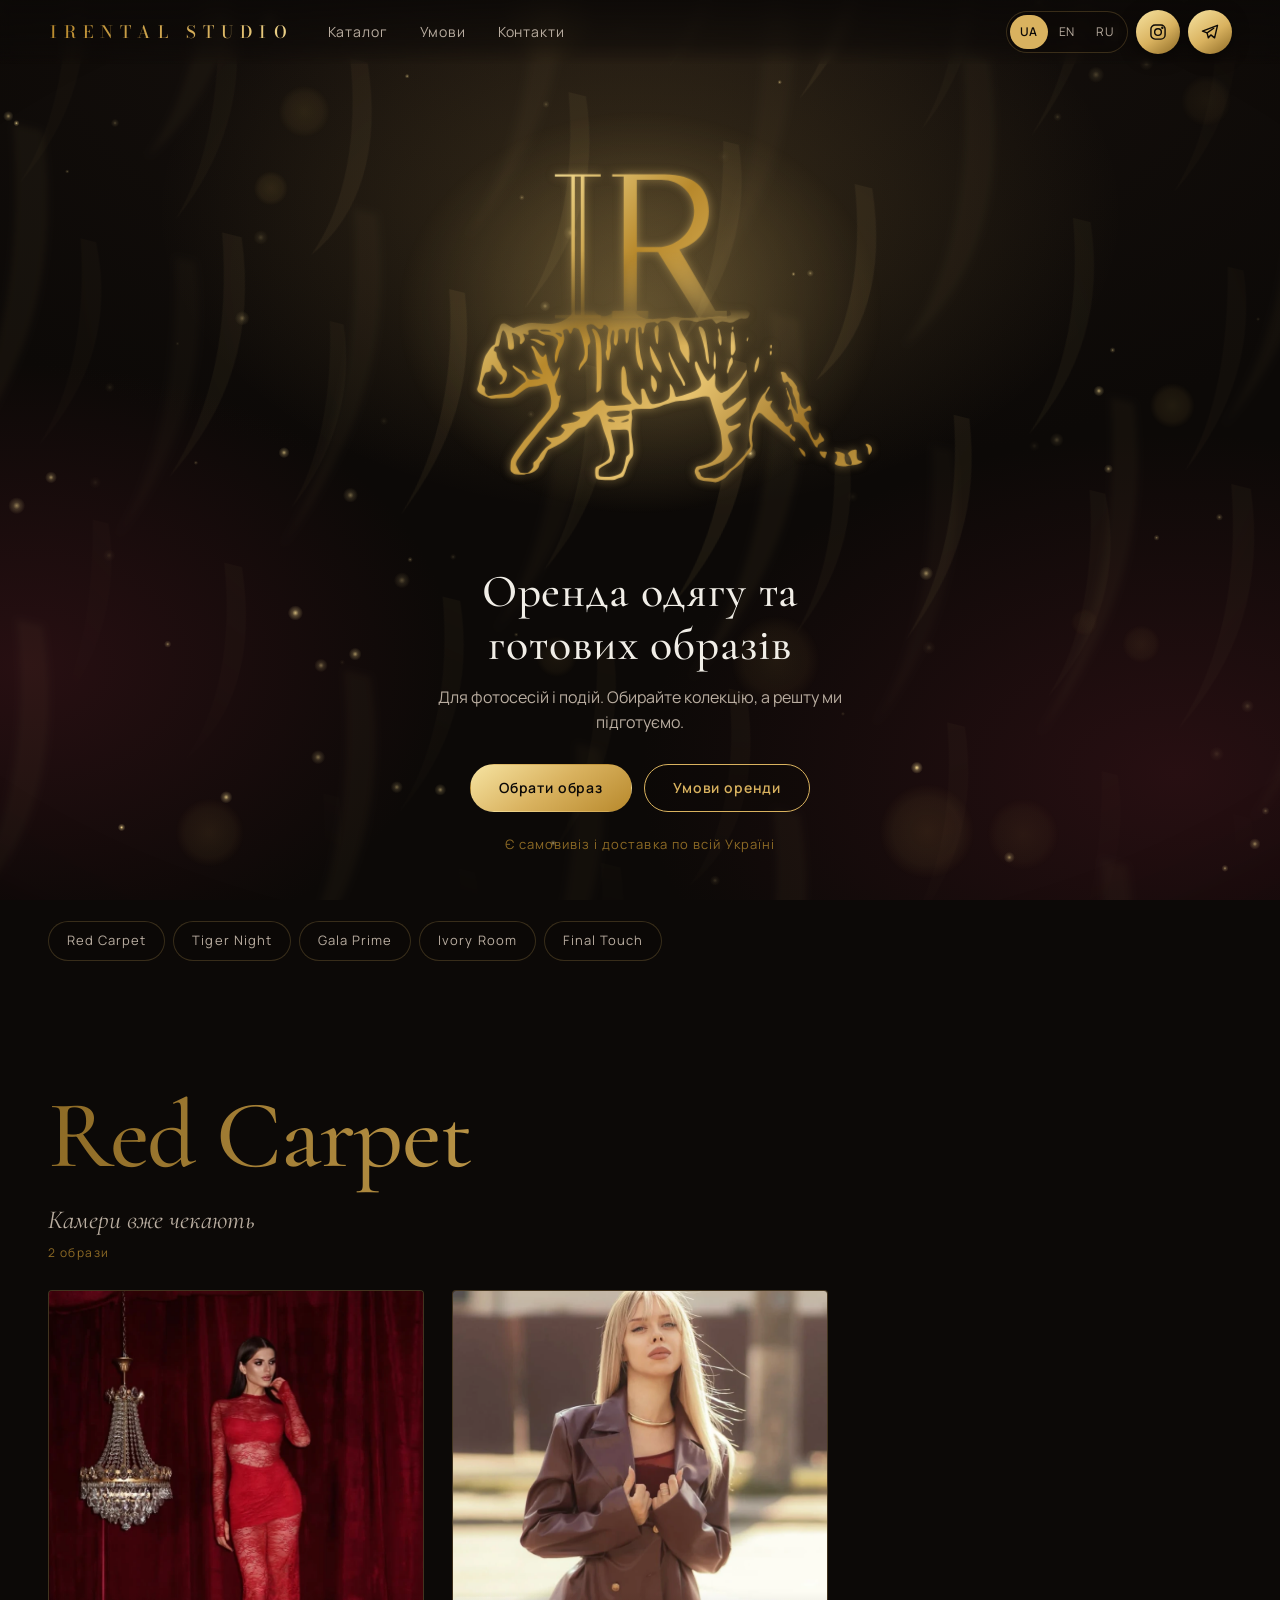
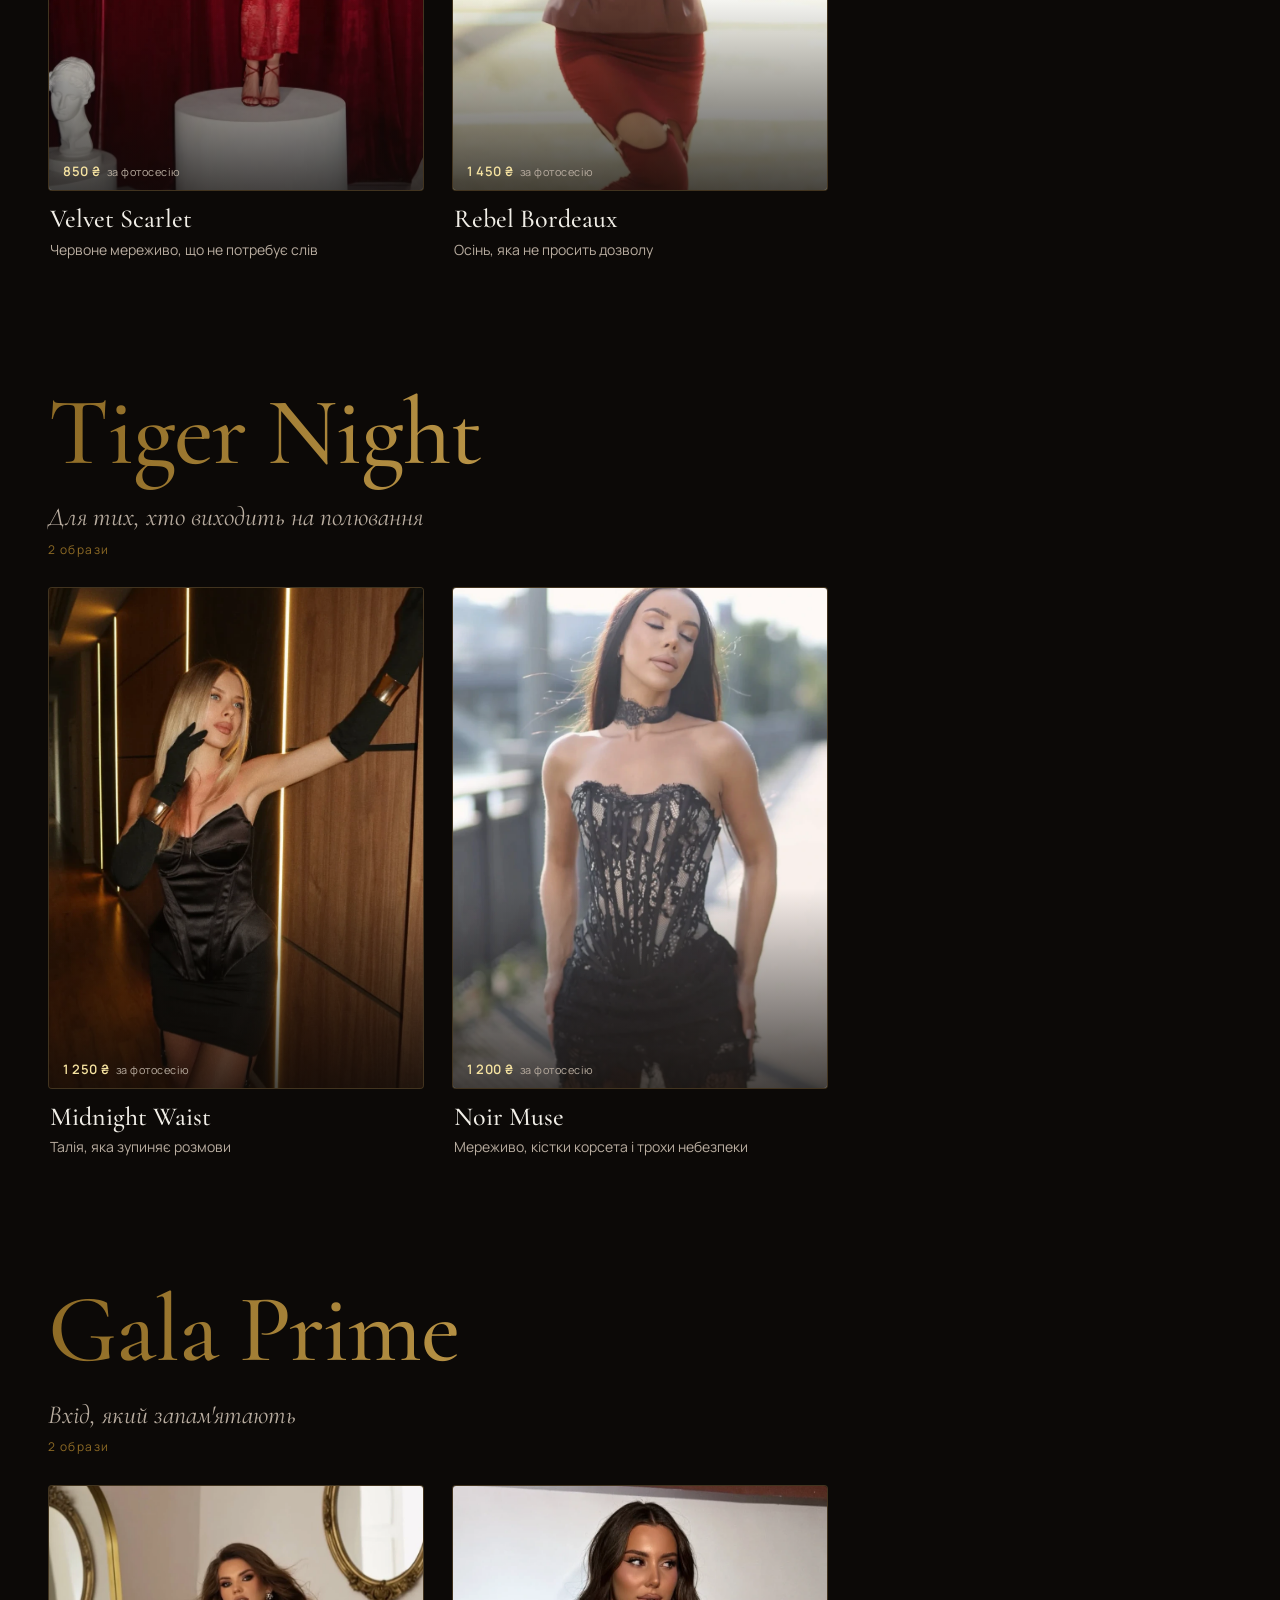
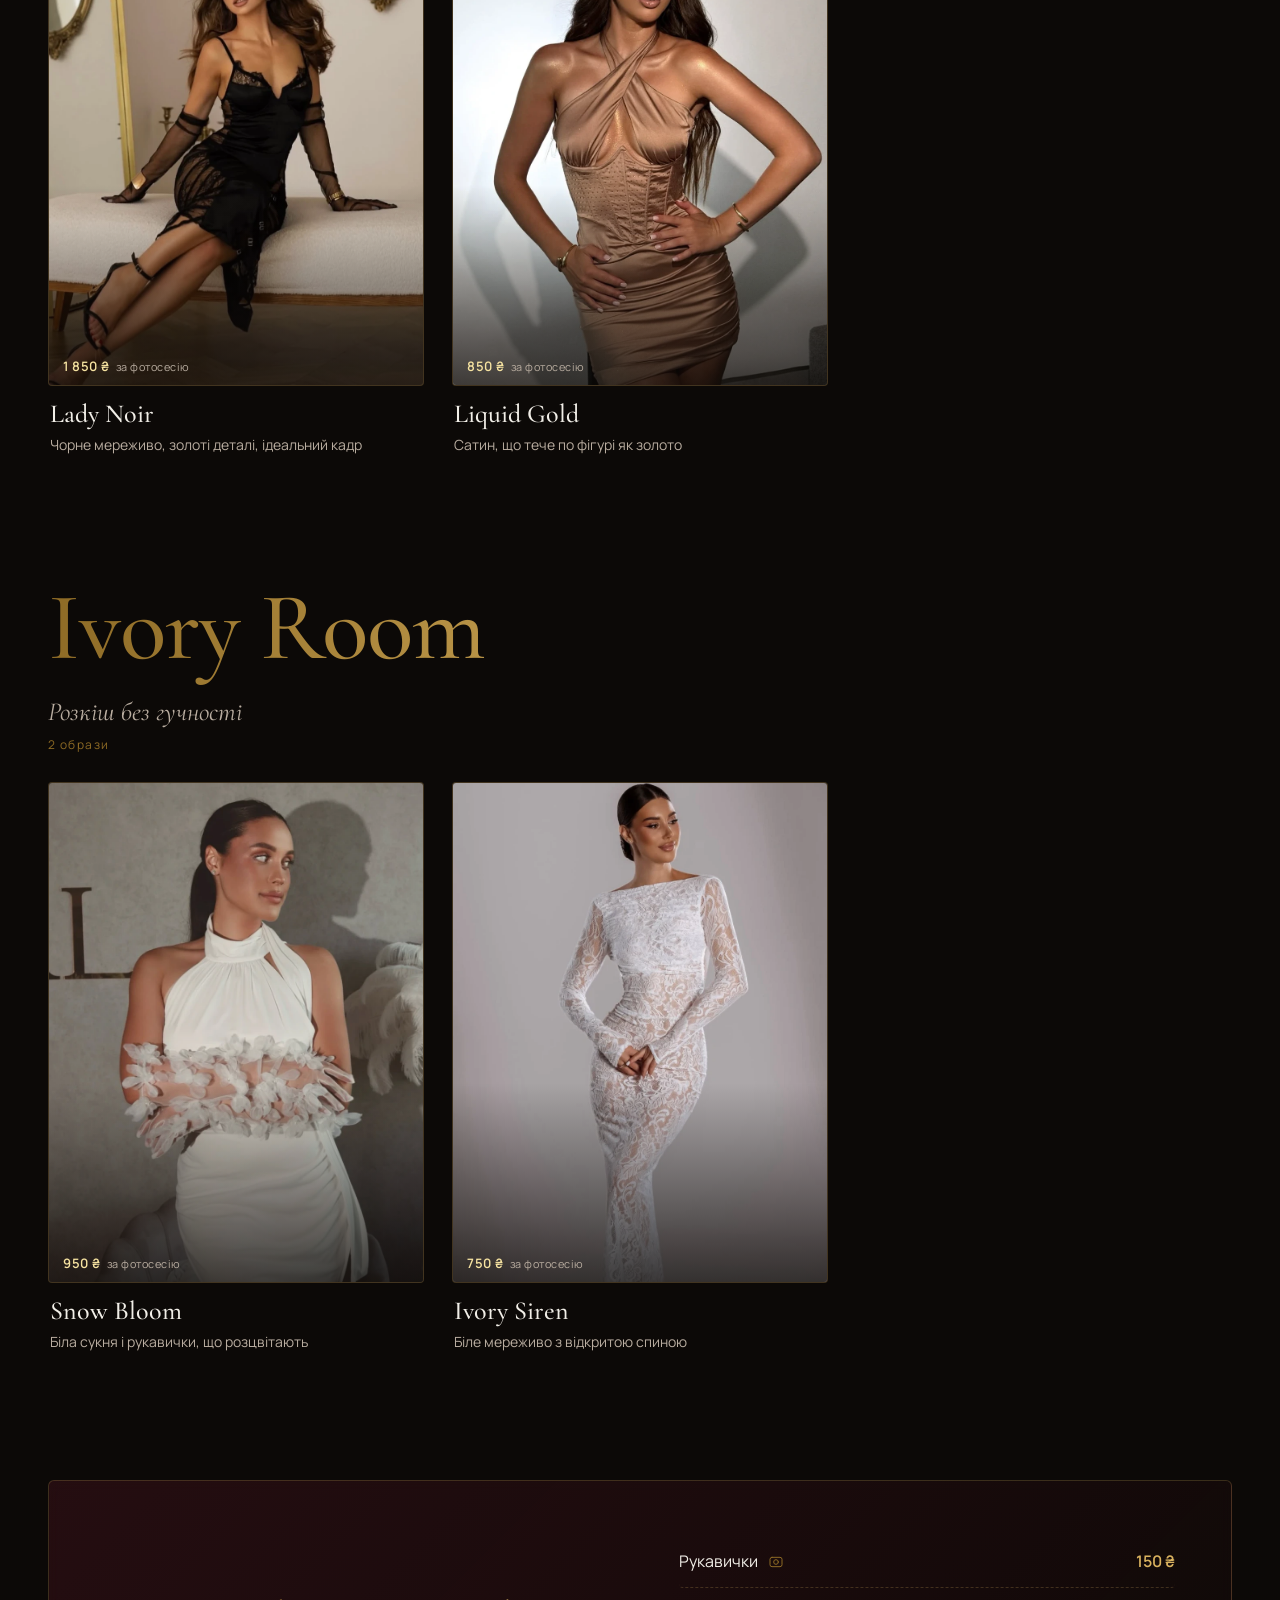
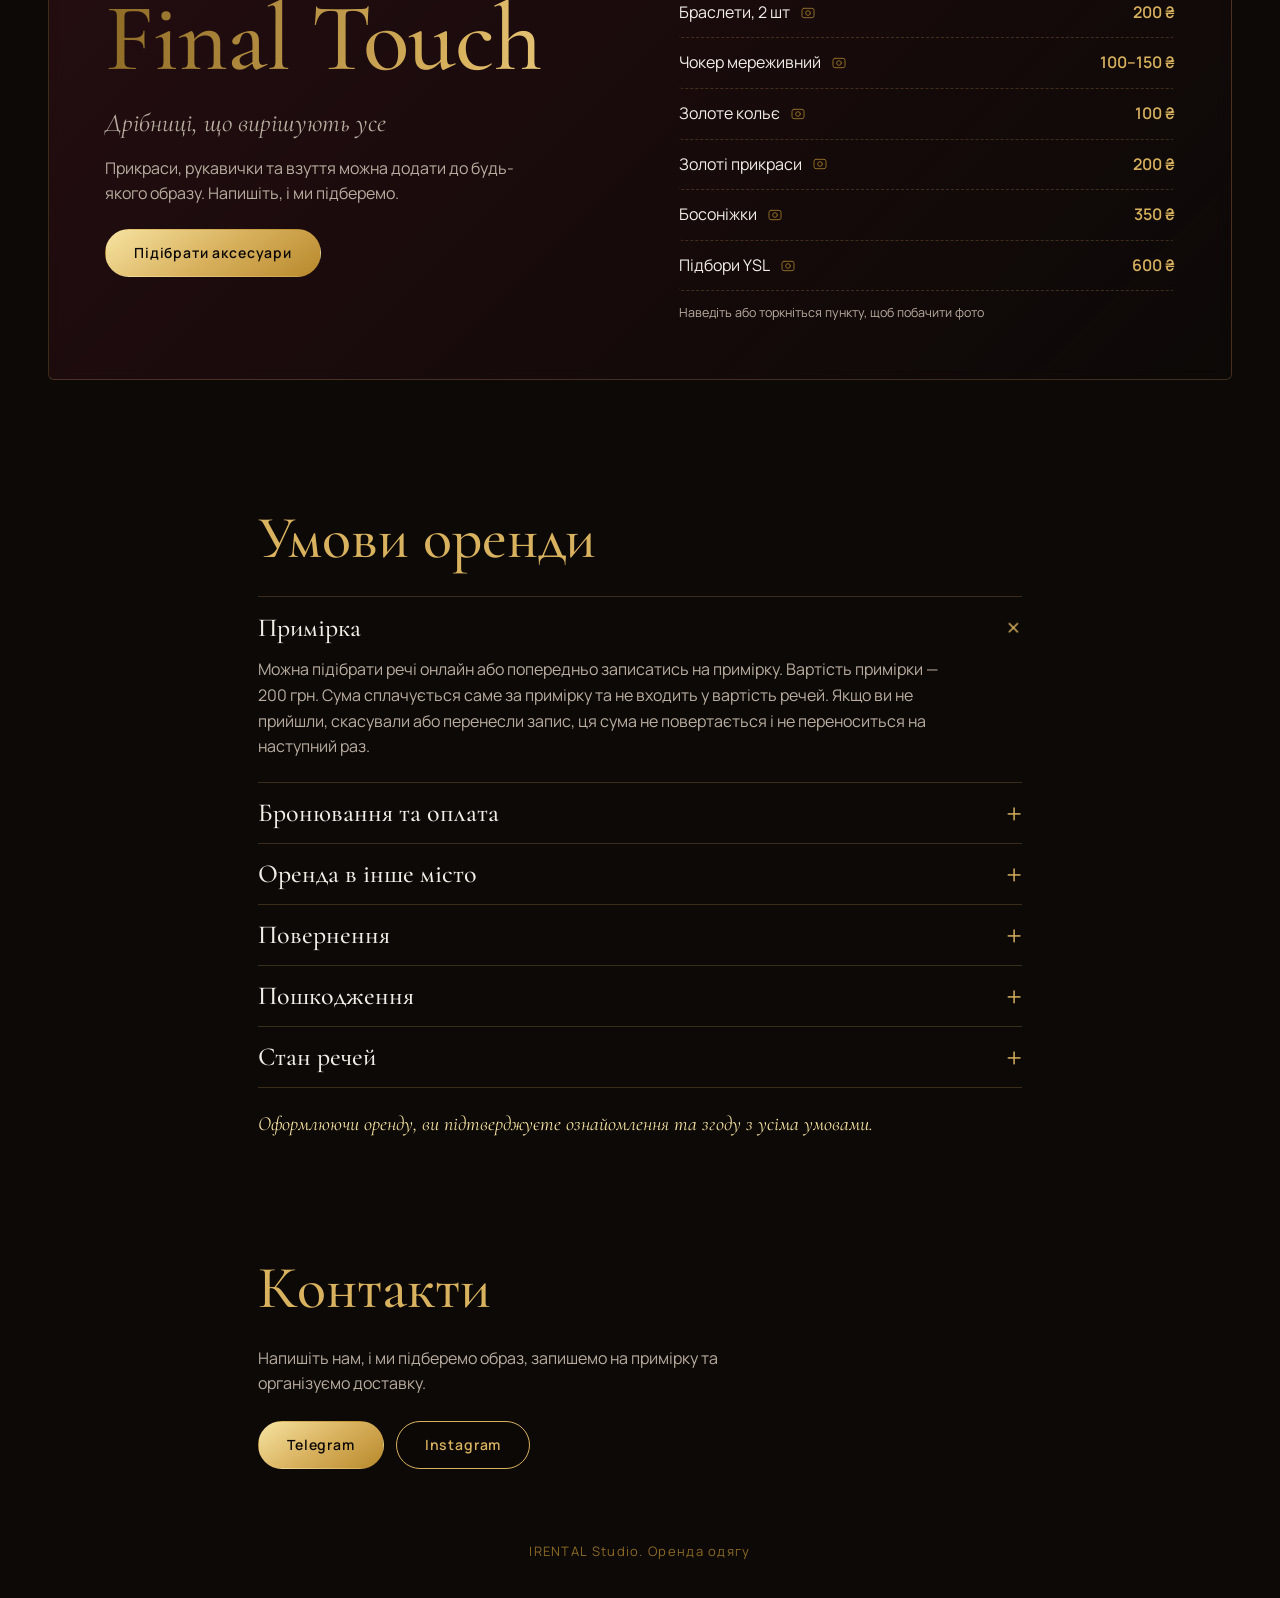
<file: index.html>
<!doctype html>
<html lang="uk">
<head>
<meta charset="utf-8">
<meta name="viewport" content="width=device-width,initial-scale=1,viewport-fit=cover">
<meta name="theme-color" content="#0c0907">
<meta name="color-scheme" content="dark">
<meta name="apple-mobile-web-app-capable" content="yes">
<meta name="apple-mobile-web-app-status-bar-style" content="black-translucent">
<meta name="format-detection" content="telephone=no">
<title>IRENTAL Studio — оренда одягу та образів</title>
<meta name="description" content="Оренда одягу та готових образів для фотосесій і подій.">
<link rel="icon" href="data:image/svg+xml,%3Csvg xmlns='http://www.w3.org/2000/svg' viewBox='0 0 64 64'%3E%3Crect width='64' height='64' rx='14' fill='%230c0907'/%3E%3Ctext x='32' y='43' font-family='Georgia,serif' font-size='30' text-anchor='middle' fill='%23d9b25f'%3EIR%3C/text%3E%3C/svg%3E">
<link rel="preconnect" href="https://fonts.googleapis.com">
<link rel="preconnect" href="https://fonts.gstatic.com" crossorigin>
<link href="https://fonts.googleapis.com/css2?family=Cormorant+Garamond:ital,wght@0,400;0,500;0,600;1,400&family=Manrope:wght@400;500;600&family=Bodoni+Moda:opsz,wght@6..96,400;6..96,500&display=swap" rel="stylesheet">
<link rel="stylesheet" href="assets/css/styles.css">
</head>
<body data-tint="gold">
<a class="skip" href="#catalog" data-i18n="skip">Перейти до вмісту</a>

<!-- Динамічний фон -->
<div class="bg" aria-hidden="true">
  <div class="bg-glow"></div>
  <div class="bg-stripes s1"></div>
  <div class="bg-stripes s2"></div>
  <canvas id="bg-canvas"></canvas>
  <div class="bg-vignette"></div>
</div>

<header class="top" id="top">
  <a class="brand" href="#hero" aria-label="IRENTAL Studio">
    <span class="brand-full">IRENTAL STUDIO</span><span class="brand-short">IR</span>
  </a>
  <nav class="main-nav" aria-label="Menu">
    <a href="#catalog" data-i18n="nav_catalog">Каталог</a>
    <a href="#terms" data-i18n="nav_terms">Умови</a>
    <a href="#contacts" data-i18n="nav_contacts">Контакти</a>
  </nav>
  <div class="top-tools">
    <div class="lang" role="group" data-i18n-aria="lang_label" aria-label="Мова сайту">
      <button type="button" data-lang="ua" aria-pressed="true">UA</button>
      <button type="button" data-lang="en" aria-pressed="false">EN</button>
      <button type="button" data-lang="ru" aria-pressed="false">RU</button>
    </div>
    <a class="fab ig" id="ig-top" href="https://www.instagram.com/irental_studio/" target="_blank" rel="noopener" aria-label="Instagram">
      <svg viewBox="0 0 24 24" width="20" height="20" fill="none" stroke="currentColor" stroke-width="1.7" stroke-linecap="round" stroke-linejoin="round"><rect x="3.5" y="3.5" width="17" height="17" rx="5"/><circle cx="12" cy="12" r="4"/><circle cx="17.2" cy="6.8" r=".6" fill="currentColor"/></svg>
    </a>
    <a class="fab tg" id="tg-top" href="https://t.me/ira_biryukovaa" target="_blank" rel="noopener" aria-label="Telegram">
      <svg viewBox="0 0 24 24" width="20" height="20" fill="none" stroke="currentColor" stroke-width="1.7" stroke-linecap="round" stroke-linejoin="round"><path d="M21 4 3 11l5.5 2L10 19l3-3.5 4.5 3.5L21 4Z"/><path d="m8.5 13 8-5.5"/></svg>
    </a>
  </div>
</header>

<main id="main">
  <section class="hero" id="hero">
    <div class="hero-logo" id="hero-logo" role="img" aria-label="IRENTAL Studio"></div>
    <h1 class="hero-title" data-i18n="hero_title">Оренда одягу та готових образів</h1>
    <p class="hero-sub" data-i18n="hero_sub"></p>
    <div class="hero-cta">
      <a class="btn gold" href="#catalog" data-i18n="cta_pick">Обрати образ</a>
      <a class="btn ghost" href="#terms" data-i18n="cta_terms">Умови оренди</a>
    </div>
    <p class="hero-note" data-i18n="hero_delivery"></p>
  </section>

  <nav class="chips" id="chips" aria-label="Collections"></nav>

  <div id="catalog"></div>

  <section class="terms" id="terms" aria-labelledby="terms-h">
    <h2 id="terms-h" class="sec-title" data-i18n="terms_title">Умови оренди</h2>
    <div class="acc" id="acc"></div>
    <p class="terms-note" data-i18n="terms_note"></p>
  </section>

  <section class="contacts" id="contacts" aria-labelledby="contacts-h">
    <h2 id="contacts-h" class="sec-title" data-i18n="contacts_title">Контакти</h2>
    <p class="contacts-text" data-i18n="contacts_text"></p>
    <div class="contacts-btns">
      <a class="btn gold" href="https://t.me/ira_biryukovaa" target="_blank" rel="noopener">Telegram</a>
      <a class="btn ghost" href="https://www.instagram.com/irental_studio/" target="_blank" rel="noopener">Instagram</a>
    </div>
  </section>
</main>

<footer class="foot"><span data-i18n="footer">IRENTAL Studio. Оренда одягу</span></footer>

<!-- Картка образу -->
<div class="modal" id="modal" role="dialog" aria-modal="true" aria-labelledby="m-name" hidden>
  <div class="modal-scrim" data-close></div>
  <div class="modal-panel" id="modal-panel">
    <button type="button" class="m-close" data-close data-i18n-aria="close" aria-label="Закрити">
      <svg viewBox="0 0 24 24" width="22" height="22" fill="none" stroke="currentColor" stroke-width="1.6" stroke-linecap="round"><path d="M5 5l14 14M19 5 5 19"/></svg>
    </button>
    <div class="m-gallery">
      <div class="m-track" id="m-track" tabindex="0"></div>
      <button type="button" class="m-arrow prev" id="m-prev" data-i18n-aria="prev" aria-label="Назад"><svg viewBox="0 0 24 24" width="22" height="22" fill="none" stroke="currentColor" stroke-width="1.6" stroke-linecap="round" stroke-linejoin="round"><path d="m15 5-7 7 7 7"/></svg></button>
      <button type="button" class="m-arrow next" id="m-next" data-i18n-aria="next" aria-label="Далі"><svg viewBox="0 0 24 24" width="22" height="22" fill="none" stroke="currentColor" stroke-width="1.6" stroke-linecap="round" stroke-linejoin="round"><path d="m9 5 7 7-7 7"/></svg></button>
      <div class="m-dots" id="m-dots"></div>
    </div>
    <div class="m-body">
      <p class="m-coll" id="m-coll"></p>
      <h3 class="m-name" id="m-name"></h3>
      <p class="m-tag" id="m-tag"></p>

      <div class="mode" role="group">
        <button type="button" data-mode="shoot" aria-pressed="true" data-i18n="mode_shoot">Фотосесія</button>
        <button type="button" data-mode="event" aria-pressed="false" data-i18n="mode_event">Подія</button>
      </div>
      <p class="mode-hint" id="mode-hint"></p>

      <h4 class="m-sub" data-i18n="pick_items">З чого складається образ</h4>
      <ul class="items" id="m-items"></ul>

      <p class="m-fine" data-i18n="prepay"></p>
      <p class="m-fine" data-i18n="fitting"></p>
    </div>
    <div class="m-bar">
      <div class="m-total"><span data-i18n="total">Разом</span><b id="m-total">0 ₴</b></div>
      <div class="m-actions">
        <a class="btn gold" id="m-tg" href="#" target="_blank" rel="noopener" data-i18n="book_tg">Забронювати в Telegram</a>
        <a class="btn ghost" id="m-ig" href="https://www.instagram.com/irental_studio/" target="_blank" rel="noopener" data-i18n="book_ig">Написати в Instagram</a>
      </div>
    </div>
  </div>
</div>

<script src="assets/js/data.js"></script>
<script src="assets/js/logo-data.js"></script>
<script src="assets/js/i18n.js"></script>
<script src="assets/js/logo.js"></script>
<script src="assets/js/bg.js"></script>
<script src="assets/js/app.js"></script>
</body>
</html>
</file>
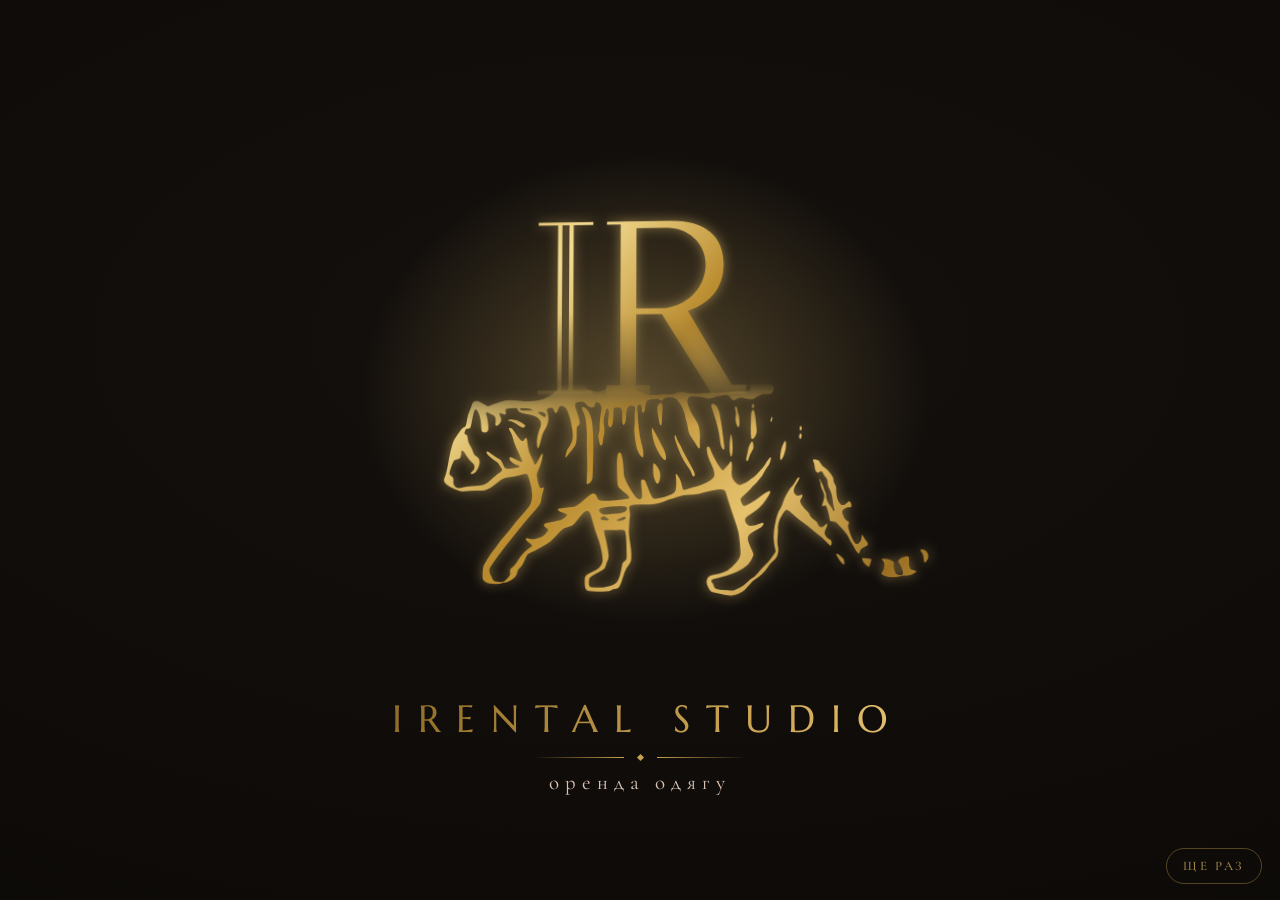
<file: logo/index.html>
<!doctype html>
<html lang="uk">
<head>
<meta charset="utf-8">
<meta name="viewport" content="width=device-width,initial-scale=1">
<title>IRENTAL Studio — анімований логотип</title>
<link rel="preconnect" href="https://fonts.googleapis.com">
<link href="https://fonts.googleapis.com/css2?family=Cormorant+Garamond:wght@300;400;500&family=Marcellus&display=swap" rel="stylesheet">
<style>
:root{--cream:#14100d;--cream2:#0b0907;--gold:#c9a24d;--burgundy:#d9c3b5;--ink:#e2bd6a;color-scheme:dark}
*{box-sizing:border-box}
html,body{height:100%;margin:0}
body{background:radial-gradient(120% 90% at 50% 38%,var(--cream) 0%,var(--cream2) 100%);color:var(--burgundy);
  font-family:'Cormorant Garamond',Georgia,serif;display:grid;place-items:center;overflow:hidden}
body::before{content:"";position:fixed;inset:0;pointer-events:none;opacity:.35;mix-blend-mode:multiply;
  background-image:url("data:image/svg+xml;utf8,<svg xmlns='http://www.w3.org/2000/svg' width='160' height='160'><filter id='n'><feTurbulence type='fractalNoise' baseFrequency='.8' numOctaves='2' stitchTiles='stitch'/><feColorMatrix values='0 0 0 0 .55  0 0 0 0 .45  0 0 0 0 .3  0 0 0 .08 0'/></filter><rect width='100%' height='100%' filter='url(%23n)'/></svg>")}
.wrap{position:relative;width:min(88vw,680px);display:flex;flex-direction:column;align-items:center;perspective:900px}
.stage{position:relative;width:100%;aspect-ratio:342/284;transition:transform .25s ease-out;transform-style:preserve-3d}
.stage svg{position:absolute;inset:0;width:100%;height:100%;overflow:visible}
canvas#dust{position:absolute;inset:-12%;width:124%;height:124%;pointer-events:none}
.halo{position:absolute;inset:-10%;border-radius:50%;pointer-events:none;
  background:radial-gradient(closest-side,rgba(226,190,106,.32),rgba(226,190,106,0) 70%);opacity:0;animation:halo 1.6s 1.9s ease-out forwards,breathe 6s 3.6s ease-in-out infinite}
@keyframes halo{to{opacity:1}}
@keyframes breathe{0%,100%{opacity:.75;transform:scale(1)}50%{opacity:1;transform:scale(1.05)}}
.line{stroke:#caa44f;stroke-width:.55;fill:none;stroke-linecap:round;stroke-linejoin:round;stroke-dasharray:1;stroke-dashoffset:1;
  animation:draw 2.4s cubic-bezier(.55,.1,.2,1) forwards,hide .9s 2.9s ease forwards}
@keyframes draw{to{stroke-dashoffset:0}}
@keyframes hide{to{opacity:0}}
.fill{opacity:0;animation:fillin 1.8s 2.4s ease-out forwards;filter:drop-shadow(0 0 3px rgba(226,190,106,.55))}
@keyframes fillin{to{opacity:1}}
.title{margin-top:clamp(10px,2.4vw,26px);text-align:center;opacity:0;transform:translateY(10px);animation:rise 1.4s 2.6s cubic-bezier(.2,.7,.2,1) forwards}
@keyframes rise{to{opacity:1;transform:none}}
.title h1{margin:0;font-family:'Marcellus',serif;font-weight:400;font-size:clamp(20px,4.6vw,38px);letter-spacing:.42em;padding-left:.42em;
  background:linear-gradient(100deg,#8d6a25 0%,#d9b25f 35%,#f6e3a1 50%,#d9b25f 65%,#8d6a25 100%);background-size:250% 100%;
  -webkit-background-clip:text;background-clip:text;color:transparent;animation:foil 7s 3.6s ease-in-out infinite}
@keyframes foil{0%{background-position:100% 0}60%,100%{background-position:-60% 0}}
.rule{display:flex;align-items:center;gap:14px;margin:12px auto 0;justify-content:center}
.rule i{display:block;height:1px;width:clamp(40px,10vw,90px);background:linear-gradient(90deg,transparent,var(--gold))}
.rule i:last-child{transform:scaleX(-1)}
.rule b{width:5px;height:5px;transform:rotate(45deg);background:var(--gold)}
.title p{margin:10px 0 0;font-size:clamp(15px,2.6vw,21px);letter-spacing:.28em;text-transform:lowercase;font-weight:400;color:var(--burgundy)}
.replay{position:fixed;right:18px;bottom:16px;background:none;border:1px solid color-mix(in srgb,var(--gold) 55%,transparent);color:var(--ink);
  font:500 13px 'Cormorant Garamond',serif;letter-spacing:.2em;text-transform:uppercase;padding:9px 16px;border-radius:999px;cursor:pointer;opacity:.7;transition:.25s}
.replay:hover{opacity:1;background:color-mix(in srgb,var(--gold) 14%,transparent)}
@media (prefers-reduced-motion:reduce){
 .line{display:none}.fill,.title,.halo{animation-duration:.01s;animation-delay:0s}.title h1{animation:none;color:var(--ink);-webkit-text-fill-color:currentColor}
}
</style>
</head>
<body>
<div class="wrap" id="wrap"></div>
<button class="replay" id="replay" aria-label="Відтворити ще раз">Ще раз</button>
<script>
const DATA={"w":342,"h":284,"bg":[241,238,231],"paths":[{"d":"M132.28 55.75Q142.50 55.74 146.38 55.90Q150.25 56.06 156.38 56.06Q162.50 56.07 165.63 56.17Q168.75 56.28 171.13 56.58Q173.50 56.88 175.63 56.95Q177.75 57.02 178.75 56.92Q179.75 56.81 180.83 57.16Q181.92 57.50 181.99 57.63Q182.06 57.75 181.63 58.13Q181.20 58.50 180.60 58.75Q180.00 59.00 179.63 58.96Q179.25 58.91 178.38 58.53Q177.50 58.14 176.63 58.22Q175.75 58.30 174.25 58.22Q172.75 58.14 170.75 58.81Q168.75 59.48 168.25 59.80Q167.75 60.11 167.53 60.43Q167.31 60.75 167.10 62.75Q166.89 64.75 167.12 66.00Q167.34 67.25 167.15 68.38Q166.96 69.50 166.92 73.88Q166.87 78.25 166.66 80.25Q166.45 82.25 166.45 84.75Q166.45 87.25 166.56 88.25Q166.68 89.25 166.56 90.38Q166.45 91.50 166.80 93.88Q167.16 96.25 167.28 99.25Q167.41 102.25 167.70 102.54Q168.00 102.84 168.50 102.85Q169.00 102.87 170.80 101.44Q172.61 100.00 174.30 99.29Q176.00 98.59 177.63 97.52Q179.25 96.45 183.13 96.11Q187.00 95.77 187.48 95.88Q187.95 96.00 188.73 96.53Q189.50 97.05 191.00 97.20Q192.50 97.36 194.63 97.97Q196.75 98.58 197.22 99.04Q197.68 99.50 198.64 100.88Q199.60 102.25 199.64 102.50Q199.69 102.75 199.47 102.88Q199.25 103.01 198.63 103.05Q198.00 103.10 196.50 102.68Q195.00 102.27 194.13 102.34Q193.25 102.40 191.88 101.96Q190.50 101.52 190.00 101.05Q189.50 100.59 188.63 100.46Q187.75 100.33 186.75 100.42Q185.75 100.50 184.75 100.38Q183.75 100.27 180.75 100.58Q177.75 100.89 176.20 101.94Q174.64 103.00 173.16 103.75Q171.68 104.50 169.84 105.68Q168.00 106.86 167.45 107.81Q166.90 108.75 166.96 110.75Q167.03 112.75 167.44 113.13Q167.84 113.50 168.79 113.91Q169.75 114.33 171.25 115.23Q172.75 116.12 174.50 116.81Q176.25 117.49 177.75 117.87Q179.25 118.24 180.38 118.78Q181.50 119.31 183.63 119.47Q185.75 119.63 189.00 120.23Q192.25 120.83 194.75 120.82Q197.25 120.81 200.75 121.04Q204.25 121.28 205.88 120.97Q207.50 120.66 208.14 120.33Q208.79 120.00 209.06 119.63Q209.33 119.25 209.34 118.88Q209.35 118.50 208.89 117.75Q208.44 117.00 208.51 116.38Q208.58 115.75 209.79 115.31Q211.00 114.87 211.88 114.96Q212.75 115.06 213.38 115.78Q214.01 116.50 214.88 117.13Q215.75 117.75 215.93 118.38Q216.12 119.00 216.06 119.34Q216.00 119.68 214.88 119.99Q213.75 120.30 212.88 120.91Q212.00 121.51 210.63 121.41Q209.25 121.30 206.75 121.58Q204.25 121.86 203.26 122.18Q202.26 122.50 199.51 123.01Q196.75 123.52 194.13 123.60Q191.50 123.68 190.13 123.84Q188.75 124.01 187.13 123.95Q185.50 123.90 181.94 123.45Q178.38 123.00 175.19 122.16Q172.00 121.32 170.50 121.26Q169.00 121.20 168.50 121.34Q168.00 121.48 167.68 121.86Q167.37 122.25 167.24 123.50Q167.12 124.75 167.18 131.38Q167.25 138.00 167.34 138.75Q167.44 139.50 167.72 140.30Q168.00 141.10 168.41 141.92Q168.83 142.75 169.17 143.13Q169.51 143.50 170.88 144.26Q172.25 145.01 173.63 145.32Q175.00 145.62 177.13 145.82Q179.25 146.02 180.88 145.72Q182.50 145.42 184.88 145.61Q187.25 145.80 188.50 145.24Q189.75 144.67 190.50 144.53Q191.25 144.39 192.13 144.43Q193.00 144.47 194.50 144.82Q196.00 145.17 198.38 145.22Q200.75 145.28 203.25 145.01Q205.75 144.73 208.25 144.92Q210.75 145.11 211.63 144.86Q212.50 144.60 213.63 144.66Q214.75 144.72 216.75 144.32Q218.75 143.91 220.75 144.13Q222.75 144.35 223.63 144.26Q224.50 144.17 225.18 143.96Q225.85 143.75 226.16 143.50Q226.47 143.25 226.52 143.00Q226.57 142.75 226.01 141.50Q225.45 140.25 224.96 139.50Q224.48 138.75 223.74 138.07Q223.00 137.38 220.38 133.79Q217.75 130.19 216.30 127.97Q214.84 125.75 214.80 125.47Q214.75 125.19 214.88 124.89Q215.00 124.58 215.94 123.67Q216.88 122.75 217.15 122.13Q217.41 121.50 217.71 121.27Q218.00 121.05 218.38 121.17Q218.75 121.29 220.25 122.34Q221.75 123.39 222.72 125.32Q223.70 127.25 224.85 127.73Q226.00 128.22 226.75 129.40Q227.50 130.58 228.50 131.41Q229.50 132.23 229.80 133.24Q230.10 134.25 230.55 134.92Q231.00 135.60 232.13 136.23Q233.25 136.85 233.78 137.93Q234.31 139.00 235.84 140.13Q237.37 141.25 237.62 141.63Q237.86 142.00 237.91 142.38Q237.96 142.75 237.61 143.74Q237.25 144.72 236.88 145.10Q236.50 145.48 235.88 145.59Q235.25 145.69 234.00 145.61Q232.75 145.53 232.38 145.60Q232.00 145.67 230.75 146.27Q229.50 146.87 228.25 147.71Q227.00 148.55 224.25 147.87Q221.50 147.19 220.63 147.43Q219.75 147.66 218.75 148.26Q217.75 148.85 217.47 148.68Q217.19 148.50 216.26 147.38Q215.33 146.25 214.79 146.05Q214.25 145.84 210.88 146.44Q207.50 147.05 206.63 147.51Q205.75 147.97 204.13 147.50Q202.50 147.02 201.00 146.80Q199.50 146.57 198.13 146.56Q196.75 146.54 196.13 146.77Q195.50 147.00 195.11 147.75Q194.72 148.50 194.77 149.25Q194.82 150.00 195.74 152.50Q196.67 155.00 198.21 157.34Q199.75 159.69 200.27 161.09Q200.78 162.50 200.99 164.88Q201.19 167.25 201.07 168.25Q200.95 169.25 201.05 170.63Q201.14 172.00 200.95 172.44Q200.75 172.88 200.38 172.59Q200.00 172.30 199.21 170.90Q198.42 169.50 197.19 167.75Q195.97 166.00 195.66 165.13Q195.36 164.25 195.01 162.13Q194.66 160.00 194.32 159.13Q193.98 158.25 193.83 157.25Q193.68 156.25 193.21 154.71Q192.75 153.17 192.07 151.84Q191.40 150.50 190.38 149.25Q189.37 148.00 188.44 147.53Q187.50 147.06 186.13 147.04Q184.75 147.02 184.00 147.25Q183.25 147.49 182.50 148.27Q181.75 149.05 181.13 148.53Q180.50 148.01 180.00 147.86Q179.50 147.72 177.38 147.98Q175.25 148.24 174.94 148.50Q174.62 148.75 174.45 149.13Q174.27 149.50 173.89 150.63Q173.51 151.75 173.48 152.88Q173.44 154.00 173.09 154.45Q172.75 154.91 172.50 154.82Q172.25 154.73 172.13 154.49Q172.00 154.25 171.93 153.00Q171.86 151.75 171.71 151.38Q171.56 151.00 171.28 150.82Q171.00 150.63 170.63 150.69Q170.25 150.75 169.98 151.13Q169.70 151.50 169.65 152.25Q169.59 153.00 169.77 153.88Q169.96 154.75 170.01 157.25Q170.06 159.75 170.52 163.50Q170.99 167.25 171.65 169.63Q172.32 172.00 172.54 173.25Q172.77 174.50 172.75 175.63Q172.73 176.75 172.62 177.00Q172.51 177.25 172.38 177.26Q172.25 177.28 171.88 176.97Q171.50 176.67 171.09 176.09Q170.69 175.50 170.21 174.50Q169.72 173.50 169.39 172.38Q169.05 171.25 168.57 168.00Q168.08 164.75 168.23 162.13Q168.37 159.50 168.29 157.25Q168.20 155.00 168.42 153.63Q168.63 152.25 168.44 151.88Q168.24 151.50 167.87 151.33Q167.50 151.15 166.63 151.19Q165.75 151.23 165.22 151.74Q164.69 152.25 164.39 153.38Q164.08 154.50 164.06 156.50Q164.04 158.50 163.64 159.55Q163.25 160.59 163.00 160.83Q162.75 161.06 162.52 160.66Q162.28 160.25 162.14 159.50Q162.00 158.75 162.07 156.75Q162.14 154.75 161.90 153.75Q161.67 152.75 161.41 152.50Q161.15 152.25 160.67 152.13Q160.19 152.00 159.47 152.00Q158.75 152.01 158.38 152.17Q158.00 152.33 157.79 152.79Q157.59 153.25 157.63 155.00Q157.67 156.75 157.46 158.50Q157.26 160.25 157.00 160.96Q156.75 161.67 156.38 161.96Q156.00 162.24 155.63 161.92Q155.25 161.60 155.03 160.80Q154.81 160.00 155.14 157.13Q155.46 154.25 155.23 153.63Q154.99 153.00 154.75 152.79Q154.50 152.57 154.38 152.62Q154.25 152.66 154.08 152.96Q153.90 153.25 153.18 156.00Q152.46 158.75 152.91 161.25Q153.36 163.75 152.99 165.38Q152.63 167.00 152.43 168.63Q152.22 170.25 152.08 170.63Q151.93 171.00 151.71 171.14Q151.50 171.27 151.25 171.17Q151.00 171.06 150.86 170.78Q150.71 170.50 150.35 168.63Q149.98 166.75 150.03 166.25Q150.07 165.75 150.39 164.88Q150.70 164.00 150.68 162.38Q150.67 160.75 150.85 158.38Q151.02 156.00 151.31 154.75Q151.61 153.50 151.56 152.25Q151.52 151.00 150.88 150.34Q150.25 149.68 149.63 149.53Q149.00 149.39 148.76 149.57Q148.52 149.75 148.42 150.38Q148.32 151.00 148.07 151.38Q147.83 151.75 147.42 151.92Q147.00 152.09 146.63 152.09Q146.25 152.08 145.75 151.88Q145.25 151.68 144.05 150.59Q142.86 149.50 142.43 149.28Q142.00 149.06 141.00 149.07Q140.00 149.08 139.25 149.39Q138.50 149.70 138.33 150.10Q138.15 150.50 138.33 151.50Q138.50 152.50 139.45 155.13Q140.41 157.75 140.51 159.00Q140.61 160.25 140.43 160.62Q140.25 160.98 139.78 161.37Q139.30 161.75 139.18 162.13Q139.06 162.50 139.12 165.25Q139.17 168.00 138.91 169.38Q138.64 170.75 138.32 171.34Q138.00 171.94 136.43 173.84Q134.85 175.75 134.30 176.63Q133.75 177.51 133.63 177.31Q133.50 177.11 133.49 176.68Q133.49 176.25 133.85 175.00Q134.22 173.75 134.45 173.25Q134.68 172.75 135.44 171.75Q136.20 170.75 136.61 169.50Q137.02 168.25 137.10 167.38Q137.17 166.50 137.03 164.63Q136.89 162.75 136.31 160.13Q135.74 157.50 135.05 155.63Q134.37 153.75 133.93 153.05Q133.50 152.35 133.13 151.98Q132.75 151.61 131.88 151.41Q131.00 151.22 130.53 151.36Q130.07 151.50 129.66 152.90Q129.25 154.29 129.00 154.56Q128.75 154.83 128.50 154.82Q128.25 154.81 128.03 154.66Q127.82 154.50 127.49 153.63Q127.17 152.75 126.84 152.40Q126.50 152.05 125.75 152.13Q125.00 152.21 124.46 152.48Q123.92 152.75 123.87 153.13Q123.81 153.50 124.26 155.00Q124.70 156.50 124.68 157.88Q124.65 159.25 124.14 160.63Q123.63 162.00 122.91 163.25Q122.19 164.50 121.83 165.38Q121.47 166.25 120.86 168.85Q120.25 171.44 119.88 172.14Q119.50 172.83 119.38 172.73Q119.25 172.62 119.07 171.69Q118.89 170.75 118.90 169.50Q118.90 168.25 119.27 166.38Q119.64 164.50 120.23 163.00Q120.81 161.50 120.89 160.63Q120.97 159.75 120.59 158.88Q120.20 158.00 119.31 157.25Q118.41 156.50 117.08 156.11Q115.75 155.71 114.50 155.57Q113.25 155.42 111.91 155.08Q110.57 154.75 109.70 154.13Q108.83 153.50 108.90 153.13Q108.97 152.75 108.73 152.57Q108.50 152.39 107.75 152.30Q107.00 152.21 105.36 152.35Q103.72 152.50 103.35 152.63Q102.98 152.75 102.78 153.00Q102.58 153.25 102.81 154.00Q103.03 154.75 102.89 155.13Q102.75 155.51 102.38 155.55Q102.00 155.60 101.00 155.17Q100.00 154.74 99.72 154.87Q99.44 155.00 99.84 155.88Q100.25 156.75 100.51 157.75Q100.76 158.75 99.99 159.75Q99.21 160.75 98.73 161.05Q98.25 161.35 98.00 161.24Q97.75 161.13 97.65 160.94Q97.54 160.75 97.68 159.38Q97.82 158.00 97.53 157.18Q97.25 156.37 96.38 155.83Q95.50 155.29 94.50 154.88Q93.50 154.47 93.13 154.44Q92.75 154.40 92.68 154.70Q92.62 155.00 92.92 155.75Q93.22 156.50 93.58 158.38Q93.94 160.25 94.00 161.63Q94.05 163.00 93.90 163.50Q93.75 164.00 93.50 164.25Q93.25 164.50 92.50 164.62Q91.75 164.75 91.25 164.51Q90.75 164.26 90.57 163.88Q90.39 163.50 90.30 161.63Q90.21 159.75 89.82 157.75Q89.42 155.75 88.71 154.45Q88.00 153.15 87.75 153.00Q87.50 152.86 87.25 152.93Q87.01 153.00 86.60 154.00Q86.20 155.00 85.57 158.50Q84.93 162.00 84.59 162.32Q84.25 162.65 83.50 162.69Q82.75 162.74 82.51 162.87Q82.28 163.00 81.98 164.00Q81.68 165.00 81.73 165.25Q81.78 165.50 82.27 165.64Q82.75 165.78 83.05 166.14Q83.35 166.50 83.45 168.00Q83.54 169.50 84.60 171.13Q85.67 172.75 86.12 174.13Q86.58 175.50 86.91 175.88Q87.23 176.25 88.03 176.75Q88.82 177.25 89.17 177.75Q89.52 178.25 89.67 179.13Q89.82 180.00 89.45 181.25Q89.08 182.50 88.72 183.25Q88.36 184.00 87.94 184.50Q87.52 185.00 86.89 185.39Q86.25 185.78 85.80 185.76Q85.35 185.75 85.27 185.63Q85.18 185.50 85.26 185.25Q85.34 185.00 85.92 184.50Q86.50 184.00 86.73 183.62Q86.96 183.25 87.04 182.63Q87.11 182.00 87.01 181.50Q86.90 181.00 86.64 180.63Q86.37 180.25 85.19 179.26Q84.00 178.28 82.88 176.40Q81.75 174.51 81.38 174.22Q81.00 173.92 80.75 173.89Q80.50 173.85 80.36 173.93Q80.21 174.00 80.22 174.88Q80.23 175.75 79.93 176.75Q79.63 177.75 79.31 177.96Q79.00 178.16 78.00 178.29Q77.00 178.42 76.63 178.81Q76.25 179.20 75.56 180.98Q74.88 182.75 74.55 184.00Q74.22 185.25 74.22 185.75Q74.22 186.25 75.33 186.88Q76.44 187.50 76.35 188.75Q76.26 190.00 76.34 190.50Q76.43 191.00 76.84 191.57Q77.25 192.14 77.75 192.47Q78.25 192.80 79.13 192.86Q80.00 192.91 81.88 192.40Q83.75 191.89 87.25 191.72Q90.75 191.54 91.63 191.28Q92.50 191.01 93.43 190.38Q94.37 189.75 96.68 187.64Q99.00 185.52 99.88 185.06Q100.75 184.60 100.98 184.17Q101.22 183.75 101.14 183.38Q101.06 183.00 100.16 181.63Q99.25 180.25 98.75 179.82Q98.25 179.38 96.88 178.53Q95.50 177.68 94.57 176.72Q93.63 175.75 93.33 175.13Q93.03 174.50 93.26 174.36Q93.50 174.23 93.75 174.31Q94.00 174.39 96.00 175.81Q98.00 177.23 99.13 177.74Q100.25 178.25 100.64 178.75Q101.03 179.25 101.64 180.73Q102.25 182.22 102.63 182.54Q103.00 182.86 103.63 182.99Q104.25 183.13 106.94 182.81Q109.64 182.50 109.94 182.25Q110.25 182.00 110.13 181.76Q110.00 181.53 108.63 181.10Q107.25 180.67 106.35 179.83Q105.45 179.00 105.19 178.63Q104.94 178.25 104.97 177.80Q105.00 177.34 105.38 177.17Q105.75 177.00 107.88 178.15Q110.00 179.31 110.63 179.49Q111.25 179.67 111.51 179.58Q111.78 179.50 109.53 174.88Q107.29 170.25 106.79 168.13Q106.30 166.00 105.47 164.63Q104.64 163.25 104.54 162.88Q104.45 162.50 104.85 162.39Q105.25 162.29 105.88 162.64Q106.51 163.00 108.00 165.25Q109.49 167.50 110.28 168.25Q111.07 169.00 111.53 169.08Q112.00 169.15 112.50 168.26Q113.00 167.37 113.25 167.36Q113.50 167.36 113.71 167.93Q113.91 168.50 114.26 171.38Q114.61 174.25 115.69 176.25Q116.77 178.25 117.26 179.59Q117.75 180.93 118.00 180.95Q118.25 180.96 118.50 180.69Q118.75 180.42 120.00 178.06Q121.25 175.69 121.50 175.50Q121.75 175.31 121.88 175.42Q122.00 175.53 121.83 176.76Q121.67 178.00 121.26 179.50Q120.86 181.00 120.02 183.00Q119.18 185.00 119.03 185.63Q118.89 186.25 119.19 187.84Q119.50 189.43 119.98 190.97Q120.47 192.50 120.86 192.70Q121.25 192.91 121.88 192.65Q122.50 192.38 122.58 192.44Q122.66 192.50 122.47 193.50Q122.28 194.50 121.81 195.88Q121.34 197.25 121.35 198.50Q121.36 199.75 120.52 201.00Q119.68 202.25 116.34 206.07Q113.00 209.89 107.13 217.23Q101.25 224.56 98.62 228.28Q96.00 232.00 95.69 232.63Q95.39 233.25 95.31 234.00Q95.24 234.75 95.37 235.23Q95.50 235.71 96.45 237.61Q97.41 239.50 97.83 239.67Q98.25 239.84 100.25 240.02Q102.25 240.21 103.13 239.45Q104.00 238.70 104.82 237.72Q105.63 236.75 105.75 236.38Q105.87 236.00 105.79 235.00Q105.71 234.00 105.89 233.63Q106.07 233.25 107.08 232.50Q108.09 231.75 109.34 229.75Q110.59 227.75 111.42 226.74Q112.25 225.74 113.22 224.74Q114.19 223.75 115.46 222.88Q116.73 222.00 116.78 221.75Q116.84 221.50 116.67 221.26Q116.50 221.02 115.24 220.13Q113.97 219.25 113.76 218.75Q113.54 218.25 113.77 218.03Q114.00 217.81 115.25 218.19Q116.50 218.56 117.00 218.56Q117.50 218.56 119.38 218.08Q121.25 217.60 122.25 216.91Q123.25 216.23 124.03 215.24Q124.81 214.25 124.96 213.88Q125.11 213.50 123.99 212.75Q122.87 212.00 122.78 211.63Q122.69 211.25 122.97 210.90Q123.25 210.55 123.88 210.31Q124.50 210.07 127.75 209.55Q131.00 209.02 131.77 208.64Q132.53 208.25 133.32 207.63Q134.10 207.00 134.43 206.37Q134.75 205.74 132.75 205.18Q130.75 204.61 130.27 204.18Q129.78 203.75 129.75 203.50Q129.71 203.25 129.85 203.13Q129.98 203.00 133.99 202.52Q138.00 202.04 138.48 201.90Q138.96 201.75 140.48 200.68Q142.00 199.60 142.91 198.68Q143.82 197.75 145.16 196.72Q146.50 195.68 147.13 195.53Q147.75 195.37 148.13 195.46Q148.50 195.54 148.81 195.90Q149.12 196.25 149.56 197.29Q150.00 198.32 150.38 198.54Q150.75 198.76 151.38 198.88Q152.00 199.00 154.13 199.00Q156.25 198.99 160.96 198.50Q165.67 198.00 165.72 197.63Q165.77 197.25 165.44 196.75Q165.10 196.25 162.97 194.50Q160.83 192.75 160.50 192.25Q160.18 191.75 159.97 191.13Q159.75 190.50 159.58 184.63Q159.41 178.75 159.66 177.25Q159.91 175.75 160.08 175.40Q160.25 175.05 160.50 174.85Q160.75 174.65 161.13 174.85Q161.50 175.06 161.81 176.03Q162.11 177.00 162.41 178.75Q162.70 180.50 162.81 183.00Q162.93 185.50 163.09 186.43Q163.25 187.37 164.25 189.51Q165.25 191.65 167.06 194.33Q168.86 197.00 169.31 197.42Q169.75 197.84 170.25 198.06Q170.75 198.27 171.13 198.22Q171.50 198.17 171.81 197.84Q172.12 197.50 172.19 196.88Q172.26 196.25 171.89 192.75Q171.52 189.25 171.72 188.88Q171.92 188.50 172.33 188.40Q172.75 188.29 173.13 188.50Q173.50 188.71 173.70 188.98Q173.89 189.25 174.75 191.63Q175.61 194.00 176.43 195.61Q177.25 197.21 177.54 197.48Q177.83 197.75 178.41 197.85Q179.00 197.96 181.25 197.53Q183.50 197.10 185.45 196.30Q187.40 195.50 188.04 195.00Q188.69 194.50 188.97 193.50Q189.26 192.50 189.25 190.25Q189.24 188.00 189.10 187.00Q188.96 186.00 189.10 185.77Q189.25 185.53 189.50 185.72Q189.75 185.90 190.41 186.95Q191.07 188.00 191.44 189.00Q191.82 190.00 192.11 191.38Q192.40 192.75 192.57 193.03Q192.75 193.31 193.00 193.45Q193.25 193.59 198.00 192.18Q202.75 190.77 204.50 189.77Q206.25 188.77 206.88 188.29Q207.50 187.80 207.86 187.27Q208.22 186.75 208.28 186.00Q208.33 185.25 207.90 183.63Q207.47 182.00 206.69 180.50Q205.91 179.00 205.29 177.13Q204.66 175.25 204.54 174.00Q204.42 172.75 204.56 172.38Q204.70 172.00 204.85 171.90Q205.00 171.80 205.25 171.85Q205.50 171.90 205.75 172.17Q206.00 172.44 206.78 174.35Q207.56 176.25 208.78 178.55Q210.00 180.85 211.00 182.23Q212.00 183.60 212.25 183.65Q212.50 183.70 212.75 183.54Q213.00 183.37 214.24 181.94Q215.48 180.50 215.99 179.70Q216.50 178.90 216.68 179.33Q216.85 179.75 216.95 180.75Q217.04 181.75 216.85 184.13Q216.67 186.50 217.20 187.63Q217.73 188.75 218.62 189.63Q219.50 190.51 220.00 190.79Q220.50 191.07 221.13 190.96Q221.75 190.84 223.07 190.17Q224.40 189.50 225.57 188.56Q226.75 187.63 227.68 187.06Q228.61 186.50 230.78 184.00Q232.95 181.50 233.47 180.56Q234.00 179.62 234.88 178.45Q235.75 177.27 235.88 177.18Q236.00 177.09 236.09 177.17Q236.18 177.25 236.24 177.50Q236.30 177.75 235.98 179.13Q235.66 180.50 234.73 181.63Q233.80 182.75 232.87 184.63Q231.94 186.50 231.32 187.13Q230.70 187.75 229.98 188.78Q229.25 189.81 228.26 190.66Q227.26 191.50 226.34 192.63Q225.42 193.75 223.57 195.38Q221.72 197.00 221.44 197.50Q221.16 198.00 221.21 198.41Q221.25 198.81 221.74 199.91Q222.23 201.00 222.49 201.18Q222.75 201.36 223.13 201.35Q223.50 201.33 225.74 200.17Q227.98 199.00 229.99 197.38Q232.00 195.77 233.63 194.81Q235.25 193.86 235.57 193.93Q235.88 194.00 235.86 194.38Q235.84 194.75 235.52 195.38Q235.20 196.00 233.52 198.50Q231.84 201.00 230.17 202.46Q228.50 203.91 226.27 205.33Q224.05 206.75 223.72 207.25Q223.40 207.75 223.40 208.25Q223.40 208.75 223.59 209.25Q223.78 209.75 224.19 210.25Q224.59 210.75 225.04 210.99Q225.50 211.23 226.75 211.17Q228.00 211.12 229.88 210.32Q231.75 209.52 232.00 209.56Q232.25 209.61 232.41 209.80Q232.57 210.00 232.48 210.38Q232.38 210.75 231.86 211.38Q231.34 212.00 230.05 212.64Q228.75 213.28 227.38 214.18Q226.00 215.08 225.63 215.43Q225.25 215.79 225.00 216.27Q224.75 216.75 224.71 217.25Q224.68 217.75 225.07 219.13Q225.47 220.50 226.48 222.63Q227.49 224.75 227.47 225.25Q227.44 225.75 227.26 226.25Q227.07 226.75 226.49 227.88Q225.91 229.00 225.08 230.02Q224.25 231.03 222.13 232.39Q220.00 233.74 217.00 234.91Q214.00 236.09 211.00 236.77Q208.00 237.46 207.44 237.73Q206.89 238.00 206.69 238.38Q206.50 238.75 207.04 239.25Q207.59 239.75 207.81 240.63Q208.04 241.50 208.38 241.88Q208.72 242.25 209.61 242.56Q210.50 242.88 211.75 242.87Q213.00 242.86 214.88 243.09Q216.75 243.32 217.50 243.13Q218.25 242.94 219.85 242.22Q221.44 241.50 222.47 240.70Q223.50 239.90 224.75 238.67Q226.00 237.44 227.13 236.80Q228.25 236.15 230.13 233.87Q232.00 231.60 233.38 230.34Q234.75 229.09 236.58 226.55Q238.40 224.00 238.40 223.63Q238.40 223.25 238.02 221.75Q237.64 220.25 237.49 217.50Q237.34 214.75 237.99 211.25Q238.64 207.75 239.26 205.88Q239.88 204.00 240.69 202.85Q241.50 201.70 242.14 199.60Q242.78 197.50 243.89 195.53Q245.00 193.56 245.50 192.86Q246.00 192.15 246.80 191.32Q247.60 190.50 248.31 189.13Q249.02 187.75 249.51 187.36Q250.00 186.97 250.14 187.11Q250.29 187.25 250.15 187.75Q250.00 188.25 249.08 189.75Q248.15 191.25 247.84 192.00Q247.53 192.75 247.45 193.38Q247.38 194.00 247.55 194.50Q247.72 195.00 247.99 195.40Q248.25 195.79 248.75 196.05Q249.25 196.31 250.25 196.00Q251.25 195.68 251.52 195.71Q251.79 195.75 251.68 196.25Q251.57 196.75 250.99 197.63Q250.41 198.50 250.57 199.25Q250.73 200.00 251.87 201.58Q253.00 203.16 253.81 203.71Q254.61 204.25 254.97 205.25Q255.32 206.25 256.16 207.11Q257.00 207.97 257.88 208.51Q258.75 209.05 259.00 209.78Q259.25 210.52 259.50 210.88Q259.75 211.24 260.13 211.44Q260.50 211.65 260.88 211.65Q261.25 211.64 261.80 211.32Q262.36 211.00 262.80 210.53Q263.25 210.06 263.55 210.03Q263.85 210.00 263.80 210.46Q263.75 210.92 263.07 212.34Q262.40 213.75 262.38 214.38Q262.37 215.00 262.81 215.76Q263.25 216.52 263.75 216.95Q264.25 217.39 264.94 217.69Q265.62 218.00 265.78 218.75Q265.94 219.50 265.72 220.12Q265.50 220.75 265.13 220.63Q264.75 220.52 263.01 218.63Q261.27 216.75 260.02 215.88Q258.77 215.00 256.62 213.13Q254.46 211.25 251.86 209.39Q249.25 207.54 247.38 205.76Q245.50 203.99 244.88 203.61Q244.25 203.22 243.75 203.21Q243.25 203.19 242.07 205.10Q240.90 207.00 240.52 207.88Q240.15 208.75 239.85 210.00Q239.54 211.25 239.60 212.63Q239.65 214.00 239.39 216.75Q239.13 219.50 239.53 221.13Q239.94 222.75 239.58 224.38Q239.22 226.00 238.74 226.73Q238.25 227.46 237.38 228.19Q236.50 228.92 235.94 229.58Q235.38 230.25 234.30 231.88Q233.22 233.50 231.61 235.03Q230.00 236.56 228.50 237.39Q227.00 238.22 225.10 240.61Q223.21 243.00 221.60 243.90Q220.00 244.79 218.88 245.17Q217.75 245.54 217.00 245.62Q216.25 245.70 212.63 245.14Q209.00 244.57 207.88 244.23Q206.75 243.89 206.36 243.57Q205.97 243.25 205.20 241.75Q204.43 240.25 204.38 239.25Q204.32 238.25 204.76 237.38Q205.21 236.50 205.85 236.09Q206.50 235.67 208.38 235.38Q210.25 235.09 212.63 234.23Q215.00 233.36 216.82 231.56Q218.63 229.75 219.32 228.91Q220.00 228.08 220.45 227.29Q220.90 226.50 221.07 225.63Q221.24 224.75 220.91 220.88Q220.58 217.00 220.27 215.13Q219.95 213.25 218.16 208.00Q216.37 202.75 215.11 198.63Q213.85 194.50 213.67 194.13Q213.48 193.75 213.11 193.47Q212.75 193.18 211.25 193.11Q209.75 193.04 206.38 193.94Q203.00 194.84 200.63 195.34Q198.25 195.84 195.50 195.94Q192.75 196.04 190.13 196.95Q187.50 197.86 186.63 198.04Q185.75 198.22 184.13 198.91Q182.50 199.61 180.88 200.09Q179.25 200.58 177.38 200.73Q175.50 200.87 172.75 200.80Q170.00 200.72 168.38 200.98Q166.75 201.23 166.33 201.49Q165.92 201.75 165.81 202.13Q165.71 202.50 166.01 204.25Q166.31 206.00 166.12 207.00Q165.93 208.00 165.75 210.88Q165.58 213.75 165.65 215.13Q165.72 216.50 166.27 219.88Q166.82 223.25 166.88 225.75Q166.94 228.25 166.59 229.28Q166.25 230.30 165.15 231.65Q164.05 233.00 163.01 236.25Q161.97 239.50 161.53 240.50Q161.10 241.50 160.83 241.88Q160.56 242.25 160.15 242.49Q159.75 242.72 158.63 242.92Q157.50 243.13 156.88 243.51Q156.25 243.88 155.50 244.11Q154.75 244.33 152.25 244.35Q149.75 244.37 147.50 244.19Q145.25 244.01 144.83 243.75Q144.41 243.50 144.02 242.88Q143.64 242.25 143.58 240.00Q143.53 237.75 143.73 237.13Q143.93 236.50 144.47 236.08Q145.00 235.67 147.50 234.48Q150.00 233.30 150.88 232.30Q151.75 231.30 152.06 230.65Q152.36 230.00 152.49 229.38Q152.61 228.75 152.33 226.50Q152.06 224.25 151.40 221.74Q150.75 219.22 149.71 216.61Q148.66 214.00 147.60 210.13Q146.53 206.25 146.14 205.43Q145.75 204.61 145.38 204.28Q145.00 203.95 144.43 204.10Q143.85 204.25 143.17 204.75Q142.48 205.25 140.36 207.88Q138.24 210.50 137.74 210.96Q137.25 211.41 136.75 211.66Q136.25 211.90 134.97 212.20Q133.70 212.50 132.78 213.00Q131.86 213.50 129.66 215.88Q127.47 218.25 126.48 219.14Q125.50 220.02 122.75 221.67Q120.00 223.32 117.71 224.41Q115.43 225.50 114.88 225.88Q114.33 226.25 113.38 228.50Q112.44 230.75 111.90 231.50Q111.36 232.25 110.55 233.00Q109.75 233.75 109.52 234.75Q109.30 235.75 109.04 236.38Q108.77 237.00 107.72 238.00Q106.68 239.00 105.09 239.69Q103.50 240.38 102.75 240.32Q102.00 240.27 101.70 240.51Q101.39 240.75 100.20 240.91Q99.00 241.06 97.00 240.94Q95.00 240.82 94.38 240.59Q93.75 240.36 93.13 239.91Q92.50 239.47 92.25 239.11Q92.01 238.75 91.89 238.25Q91.77 237.75 91.85 235.38Q91.92 233.00 92.28 232.13Q92.64 231.25 94.28 228.50Q95.93 225.75 97.59 223.68Q99.25 221.61 99.92 220.55Q100.58 219.50 103.11 216.63Q105.65 213.75 107.07 211.75Q108.50 209.75 109.49 208.75Q110.49 207.75 112.79 205.00Q115.09 202.25 115.67 201.31Q116.25 200.36 116.51 198.81Q116.77 197.25 116.63 195.50Q116.48 193.75 116.27 192.63Q116.05 191.50 115.30 189.00Q114.54 186.50 114.27 186.09Q114.00 185.68 113.50 185.57Q113.00 185.46 110.50 186.25Q108.00 187.05 105.37 187.27Q102.73 187.50 101.47 188.25Q100.21 189.00 97.86 190.86Q95.50 192.71 94.25 193.30Q93.00 193.88 92.25 193.99Q91.50 194.10 88.00 194.19Q84.50 194.27 83.00 194.44Q81.50 194.62 80.50 194.55Q79.50 194.48 76.75 193.28Q74.00 192.08 72.95 191.16Q71.90 190.25 71.69 189.75Q71.48 189.25 71.46 188.75Q71.45 188.25 72.01 187.00Q72.57 185.75 73.51 180.38Q74.45 175.00 75.17 172.38Q75.89 169.75 76.31 168.88Q76.73 168.00 78.48 165.38Q80.24 162.75 81.12 162.23Q82.00 161.71 82.25 161.41Q82.50 161.11 82.88 158.81Q83.26 156.50 83.55 155.50Q83.85 154.50 84.42 153.25Q85.00 152.00 85.27 151.00Q85.54 150.00 85.89 149.49Q86.25 148.97 86.88 148.73Q87.50 148.49 88.25 148.62Q89.00 148.75 91.13 150.03Q93.25 151.31 93.63 151.40Q94.00 151.49 96.00 150.56Q98.00 149.64 100.38 148.96Q102.75 148.27 105.25 148.29Q107.75 148.31 110.13 148.63Q112.50 148.95 114.63 148.93Q116.75 148.90 118.88 148.51Q121.00 148.13 122.75 147.44Q124.49 146.75 126.26 145.50Q128.02 144.25 128.53 143.63Q129.04 143.00 129.35 142.38Q129.67 141.75 130.03 140.63Q130.40 139.50 130.52 138.63Q130.64 137.75 130.72 117.75Q130.81 97.75 130.73 81.25Q130.66 64.75 130.34 63.63Q130.03 62.50 129.14 61.64Q128.25 60.77 127.13 60.44Q126.00 60.11 123.88 59.93Q121.75 59.76 121.13 59.46Q120.50 59.16 120.28 58.71Q120.07 58.25 120.14 57.63Q120.21 57.00 120.60 56.54Q121.00 56.09 121.53 55.92Z","x":71.5,"y":55.7,"w":194.5,"h":190,"n":12104},{"d":"M148.85 59.97Q150.50 59.93 151.90 60.47Q153.30 61.00 154.25 61.88Q155.20 62.75 155.44 63.63Q155.67 64.50 155.85 73.00Q156.02 81.50 155.91 83.88Q155.81 86.25 155.92 88.00Q156.04 89.75 155.85 98.38Q155.65 107.00 155.75 108.38Q155.84 109.75 155.73 124.25Q155.61 138.75 155.43 139.51Q155.25 140.27 154.83 141.01Q154.41 141.75 153.75 142.38Q153.09 143.00 152.17 143.43Q151.25 143.86 150.63 144.00Q150.00 144.15 149.25 144.14Q148.50 144.13 146.75 143.62Q145.00 143.10 144.22 142.30Q143.44 141.50 143.10 140.13Q142.76 138.75 142.65 129.38Q142.53 120.00 142.61 116.50Q142.69 113.00 142.59 111.38Q142.50 109.75 142.60 108.50Q142.71 107.25 142.60 101.00Q142.48 94.75 142.56 85.00Q142.64 75.25 142.54 73.88Q142.44 72.50 142.58 71.25Q142.71 70.00 142.63 68.75Q142.55 67.50 142.66 65.75Q142.78 64.00 143.08 63.25Q143.38 62.50 144.19 61.76Q145.00 61.02 146.10 60.51Z","x":142.4,"y":59.9,"w":13.6,"h":84.2,"n":805},{"d":"M181.54 149.67Q181.75 149.60 181.88 149.84Q182.00 150.09 182.25 151.17Q182.50 152.25 182.33 153.38Q182.17 154.50 182.08 157.40Q182.00 160.29 181.88 160.69Q181.75 161.09 181.63 161.15Q181.50 161.21 181.34 161.10Q181.18 161.00 180.94 160.38Q180.69 159.75 180.10 156.25Q179.52 152.75 179.74 151.88Q179.95 151.00 180.64 150.38Z","x":179.5,"y":149.6,"w":3,"h":11.6,"n":117},{"d":"M207.36 150.43Q207.75 150.37 208.44 150.81Q209.13 151.25 209.48 151.75Q209.82 152.25 210.44 153.63Q211.06 155.00 212.19 163.63Q213.32 172.25 213.20 172.75Q213.07 173.25 212.91 173.33Q212.75 173.41 212.50 173.15Q212.25 172.89 211.75 171.82Q211.25 170.75 210.95 167.75Q210.65 164.75 209.61 160.88Q208.58 157.00 207.72 154.63Q206.85 152.25 206.80 151.75Q206.74 151.25 206.85 150.88Z","x":206.7,"y":150.4,"w":6.6,"h":23,"n":239},{"d":"M227.59 150.46Q227.75 150.42 227.91 150.71Q228.07 151.00 228.06 151.38Q228.06 151.75 227.89 152.13Q227.72 152.50 227.49 152.61Q227.25 152.72 227.08 152.36Q226.90 152.00 226.95 151.54Q227.00 151.07 227.22 150.79Z","x":226.9,"y":150.4,"w":1.2,"h":2.3,"n":29},{"d":"M142.28 151.75Q142.75 151.74 143.88 152.69Q145.00 153.64 145.82 155.70Q146.65 157.75 146.92 159.75Q147.19 161.75 147.42 166.25Q147.65 170.75 147.46 178.88Q147.28 187.00 147.14 187.81Q147.00 188.62 146.49 189.31Q145.99 190.00 145.37 190.42Q144.75 190.84 144.58 190.79Q144.42 190.75 144.30 190.50Q144.18 190.25 144.40 186.63Q144.63 183.00 144.40 176.88Q144.18 170.75 144.27 167.88Q144.36 165.00 143.96 160.88Q143.57 156.75 142.68 155.00Q141.79 153.25 141.70 152.75Q141.61 152.25 141.72 152.00Z","x":141.6,"y":151.7,"w":6,"h":39.1,"n":369},{"d":"M218.79 151.70Q219.00 151.64 219.32 152.07Q219.65 152.50 219.81 153.75Q219.96 155.00 220.32 155.88Q220.68 156.75 220.72 158.88Q220.76 161.00 220.50 161.71Q220.25 162.42 219.88 161.92Q219.50 161.43 219.17 160.34Q218.84 159.25 218.80 158.31Q218.75 157.36 218.94 156.18Q219.13 155.00 218.81 153.88Q218.48 152.75 218.53 152.25Z","x":218.5,"y":151.6,"w":2.3,"h":10.8,"n":111},{"d":"M110.92 152.39Q111.75 152.29 113.25 152.38Q114.75 152.47 115.46 152.73Q116.16 153.00 116.35 153.13Q116.54 153.25 116.62 153.38Q116.69 153.50 116.60 153.53Q116.50 153.55 113.85 153.53Q111.19 153.50 110.65 153.25Q110.10 153.00 109.99 152.88Q109.88 152.75 109.99 152.63Z","x":109.9,"y":152.3,"w":6.8,"h":1.3,"n":65},{"d":"M227.36 153.43Q227.50 153.37 227.75 153.70Q228.00 154.04 228.25 154.82Q228.50 155.59 228.92 159.80Q229.35 164.00 229.23 164.75Q229.12 165.50 228.56 166.58Q228.00 167.67 227.50 167.92Q227.00 168.17 226.88 168.13Q226.75 168.09 226.53 167.30Q226.30 166.50 226.38 161.00Q226.45 155.50 226.60 154.90Q226.75 154.29 226.99 153.90Z","x":226.3,"y":153.4,"w":3,"h":14.8,"n":145},{"d":"M120.06 154.20Q121.00 154.16 121.78 154.45Q122.56 154.75 122.98 155.13Q123.39 155.50 123.32 156.07Q123.25 156.64 123.00 156.77Q122.75 156.90 122.50 156.82Q122.25 156.75 120.79 155.75Q119.34 154.75 119.23 154.50Z","x":119.1,"y":154.2,"w":4.3,"h":2.7,"n":56},{"d":"M236.80 156.98Q237.00 156.96 237.07 157.36Q237.14 157.75 236.91 158.63Q236.67 159.50 236.46 159.54Q236.25 159.59 236.13 159.17Q236.01 158.75 236.30 157.88Z","x":236,"y":157,"w":1.1,"h":2.6,"n":31},{"d":"M104.72 158.14Q105.25 158.02 106.88 158.12Q108.50 158.21 110.50 159.43Q112.50 160.65 112.70 160.95Q112.90 161.25 112.76 161.63Q112.61 162.00 112.18 162.11Q111.75 162.21 111.13 162.04Q110.50 161.87 108.50 160.49Q106.50 159.11 105.42 158.93Q104.34 158.75 104.15 158.63Q103.96 158.50 104.07 158.38Z","x":104,"y":158,"w":8.9,"h":4.2,"n":104},{"d":"M251.19 161.75Q251.44 162.00 251.51 162.38Q251.59 162.75 251.36 163.38Q251.13 164.00 250.94 164.01Q250.75 164.02 250.59 163.51Q250.43 163.00 250.52 162.50Q250.61 162.00 250.78 161.75Z","x":250.4,"y":161.5,"w":1.2,"h":2.5,"n":33},{"d":"M176.96 162.41Q177.00 162.32 177.25 162.59Q177.50 162.85 178.63 164.80Q179.75 166.75 180.69 168.75Q181.63 170.75 182.26 171.75Q182.89 172.75 183.50 174.38Q184.10 176.00 184.12 177.13Q184.13 178.25 183.94 178.44Q183.75 178.63 183.50 178.58Q183.25 178.53 182.63 177.88Q182.00 177.22 181.24 176.11Q180.49 175.00 179.40 172.88Q178.31 170.75 177.69 168.25Q177.07 165.75 177.00 164.13Z","x":176.9,"y":162.3,"w":7.2,"h":16.3,"n":191},{"d":"M250.87 165.22Q251.00 165.18 251.13 165.37Q251.25 165.56 251.38 166.03Q251.52 166.50 251.27 167.25Q251.02 168.00 250.89 168.06Q250.75 168.12 250.63 168.02Q250.50 167.92 250.34 167.46Q250.18 167.00 250.22 166.61Q250.25 166.23 250.49 165.74Z","x":250.2,"y":165.2,"w":1.3,"h":2.9,"n":37},{"d":"M216.37 165.74Q216.50 165.72 216.63 166.04Q216.75 166.36 217.00 167.81Q217.25 169.25 217.31 171.63Q217.36 174.00 217.13 175.25Q216.90 176.50 216.70 176.72Q216.50 176.95 216.38 176.75Q216.25 176.55 215.97 174.78Q215.70 173.00 215.97 169.38Z","x":215.7,"y":165.7,"w":1.7,"h":11.2,"n":107},{"d":"M188.55 166.17Q188.75 166.09 188.88 166.25Q189.00 166.40 189.47 167.70Q189.94 169.00 190.86 170.50Q191.79 172.00 192.10 172.88Q192.42 173.75 195.24 178.88Q198.07 184.00 198.31 184.75Q198.56 185.50 198.51 186.00Q198.46 186.50 198.23 186.67Q198.00 186.84 197.66 186.67Q197.33 186.50 197.04 185.63Q196.74 184.75 196.16 183.63Q195.57 182.50 195.04 181.88Q194.52 181.25 193.01 178.75Q191.51 176.25 190.00 172.24Q188.50 168.23 188.43 167.24Z","x":188.4,"y":166.1,"w":10.2,"h":20.7,"n":248},{"d":"M226.81 169.25Q227.00 169.26 227.25 169.63Q227.50 170.00 227.60 171.13Q227.70 172.25 227.54 172.75Q227.39 173.25 226.52 174.75Q225.64 176.25 225.30 177.50Q224.96 178.75 224.73 178.93Q224.50 179.11 224.33 179.05Q224.16 179.00 224.08 178.38Q224.00 177.76 224.39 176.25Q224.78 174.75 224.96 173.50Q225.14 172.25 225.88 170.75Z","x":224,"y":169.3,"w":3.7,"h":9.9,"n":113},{"d":"M243.10 169.15Q243.25 169.05 243.38 169.13Q243.50 169.21 243.63 169.49Q243.75 169.78 243.69 171.39Q243.64 173.00 243.04 174.88Q242.45 176.75 241.98 177.59Q241.50 178.43 241.25 178.47Q241.00 178.51 240.92 178.38Q240.84 178.25 240.84 177.13Q240.84 176.00 241.20 174.13Q241.57 172.25 242.26 170.75Z","x":240.8,"y":169,"w":2.9,"h":9.5,"n":103},{"d":"M258.39 178.24Q259.25 178.47 259.63 178.72Q260.00 178.97 260.75 180.31Q261.50 181.65 262.71 182.33Q263.91 183.00 265.30 185.00Q266.68 187.00 266.79 187.38Q266.90 187.75 266.90 188.63Q266.89 189.50 267.61 190.50Q268.33 191.50 268.25 192.75Q268.16 194.00 268.40 195.88Q268.64 197.75 269.19 198.80Q269.75 199.85 270.25 200.24Q270.75 200.63 271.25 200.73Q271.75 200.82 272.25 200.59Q272.75 200.36 273.50 199.55Q274.25 198.74 274.50 198.75Q274.75 198.76 275.01 199.13Q275.27 199.50 275.44 200.13Q275.60 200.75 275.55 201.36Q275.50 201.96 274.88 201.85Q274.25 201.74 273.75 201.85Q273.25 201.96 272.34 202.48Q271.42 203.00 271.21 203.50Q271.00 204.00 271.11 204.63Q271.21 205.25 271.83 206.63Q272.44 208.00 273.36 208.50Q274.28 209.00 274.31 209.25Q274.35 209.50 274.10 210.13Q273.86 210.75 273.85 211.13Q273.84 211.50 274.59 213.88Q275.34 216.25 276.17 217.82Q277.00 219.40 277.25 219.59Q277.50 219.79 277.88 219.83Q278.25 219.87 278.64 219.68Q279.03 219.50 279.70 218.63Q280.37 217.75 280.43 216.42Q280.50 215.09 280.75 215.34Q281.00 215.59 281.47 216.54Q281.94 217.50 282.55 218.13Q283.15 218.75 283.32 219.25Q283.48 219.75 283.37 220.14Q283.25 220.52 282.63 220.74Q282.00 220.96 281.00 221.65Q280.00 222.34 279.81 222.67Q279.62 223.00 279.43 223.88Q279.25 224.77 278.51 224.13Q277.76 223.50 277.11 222.13Q276.46 220.75 275.63 219.50Q274.79 218.25 274.16 216.75Q273.52 215.25 270.89 212.25Q268.25 209.26 267.88 209.04Q267.50 208.83 266.50 208.81Q265.50 208.79 265.25 208.65Q265.00 208.50 264.86 207.25Q264.71 206.00 264.08 203.63Q263.46 201.25 263.10 201.05Q262.75 200.84 262.50 200.89Q262.25 200.93 261.88 201.21Q261.50 201.49 261.30 201.37Q261.09 201.25 261.87 199.00Q262.64 196.75 262.26 195.38Q261.88 194.00 261.27 192.88Q260.65 191.75 260.62 190.50Q260.59 189.25 260.30 188.88Q260.00 188.51 260.00 188.11Q260.00 187.71 260.25 187.92Q260.50 188.13 260.64 188.69Q260.78 189.25 261.14 189.78Q261.50 190.31 262.06 192.16Q262.62 194.00 263.00 194.63Q263.38 195.25 263.28 196.13Q263.18 197.00 263.77 198.50Q264.37 200.00 265.09 200.88Q265.82 201.75 266.29 202.80Q266.75 203.85 267.00 203.83Q267.25 203.82 267.35 203.41Q267.46 203.00 267.13 202.00Q266.80 201.00 266.47 198.38Q266.13 195.75 265.60 194.38Q265.08 193.00 264.60 192.13Q264.12 191.25 264.10 189.63Q264.07 188.00 263.31 187.25Q262.54 186.50 262.14 185.60Q261.75 184.70 261.50 184.40Q261.25 184.10 260.88 184.12Q260.50 184.13 259.88 184.55Q259.25 184.97 258.88 184.63Q258.50 184.30 258.19 183.65Q257.87 183.00 257.74 181.63Q257.62 180.25 257.24 179.50Q256.86 178.75 256.93 178.50Q257.00 178.25 257.27 178.13Z","x":256.9,"y":178,"w":26.6,"h":46.8,"n":911},{"d":"M177.78 180.15Q178.00 180.05 178.50 180.48Q179.00 180.91 179.57 181.71Q180.13 182.50 180.56 183.38Q180.99 184.25 181.12 184.88Q181.25 185.50 181.27 186.63Q181.29 187.75 180.89 188.81Q180.50 189.87 180.25 190.18Q180.00 190.48 179.63 190.38Q179.25 190.28 178.67 188.89Q178.09 187.50 177.95 186.75Q177.80 186.00 177.68 183.13Z","x":177.6,"y":180.1,"w":3.7,"h":10.4,"n":116},{"d":"M161.03 201.70Q162.75 201.64 163.50 201.82Q164.24 202.00 164.50 202.38Q164.76 202.75 164.49 203.38Q164.21 204.00 163.86 204.29Q163.50 204.57 162.75 204.82Q162.00 205.06 160.60 205.28Q159.20 205.50 157.47 205.55Q155.75 205.60 154.50 205.80Q153.25 206.01 152.63 205.87Q152.00 205.73 151.37 205.12Q150.74 204.50 150.66 204.13Q150.58 203.75 150.75 203.38Q150.93 203.00 151.34 202.80Q151.75 202.61 152.88 202.39Q154.00 202.17 156.66 201.96Z","x":150.6,"y":201.6,"w":14.2,"h":4.4,"n":151},{"d":"M152.47 206.91Q153.00 206.82 153.50 207.00Q154.00 207.19 154.80 207.84Q155.60 208.50 155.61 208.63Q155.62 208.75 155.31 208.86Q155.00 208.96 153.47 208.86Q151.95 208.75 151.72 208.53Q151.50 208.31 151.44 208.03Q151.38 207.75 151.66 207.38Z","x":151.4,"y":206.8,"w":4.2,"h":2.1,"n":53},{"d":"M163.22 206.98Q163.50 206.96 163.75 207.09Q164.00 207.22 164.01 207.61Q164.02 208.00 163.28 208.38Q162.55 208.75 161.65 208.95Q160.75 209.15 160.12 209.08Q159.50 209.00 159.44 208.88Q159.38 208.75 159.49 208.63Q159.60 208.50 161.27 207.75Z","x":159.4,"y":207,"w":4.6,"h":2.2,"n":57},{"d":"M156.49 213.58Q159.25 213.67 160.75 213.52Q162.25 213.38 162.88 213.58Q163.50 213.79 163.67 214.14Q163.84 214.50 164.07 215.88Q164.29 217.25 164.45 222.38Q164.61 227.50 164.50 228.00Q164.39 228.50 163.69 228.99Q163.00 229.47 162.71 229.86Q162.41 230.25 162.02 232.50Q161.63 234.75 161.18 236.25Q160.73 237.75 160.24 238.63Q159.75 239.50 159.38 239.86Q159.00 240.22 158.00 240.81Q157.00 241.39 155.55 241.70Q154.10 242.00 153.43 242.12Q152.75 242.24 149.88 242.28Q147.00 242.32 146.48 242.04Q145.96 241.75 145.79 241.25Q145.61 240.75 145.66 239.50Q145.71 238.25 145.95 237.75Q146.19 237.25 147.72 236.25Q149.25 235.24 150.88 234.45Q152.50 233.66 153.00 233.21Q153.50 232.75 153.73 232.38Q153.95 232.00 154.30 230.75Q154.66 229.50 155.10 228.63Q155.55 227.75 155.52 226.50Q155.50 225.25 154.95 222.38Q154.41 219.50 153.76 217.00Q153.12 214.50 153.18 214.13Q153.23 213.75 153.48 213.63Z","x":145.6,"y":213.4,"w":19,"h":28.9,"n":407},{"d":"M309.47 222.22Q310.00 222.18 310.50 222.41Q311.00 222.63 311.38 222.97Q311.75 223.31 312.11 223.91Q312.47 224.50 312.57 225.38Q312.66 226.25 312.17 227.13Q311.67 228.00 311.34 228.38Q311.00 228.76 310.76 228.75Q310.52 228.75 310.32 226.88Q310.12 225.00 309.93 224.55Q309.75 224.10 309.19 223.43Q308.63 222.75 308.79 222.50Z","x":308.6,"y":222.2,"w":4,"h":6.6,"n":87},{"d":"M268.12 224.65Q268.25 224.55 268.50 224.63Q268.75 224.71 270.00 225.67Q271.25 226.63 271.52 227.19Q271.79 227.75 271.90 228.70Q272.00 229.65 271.88 229.81Q271.75 229.96 271.50 229.88Q271.25 229.80 270.50 229.02Q269.75 228.24 268.97 226.87Q268.19 225.50 268.09 225.13Z","x":268,"y":224.5,"w":4,"h":5.4,"n":77},{"d":"M302.19 225.68Q302.75 225.62 303.06 225.81Q303.36 226.00 303.26 227.88Q303.16 229.75 303.42 230.75Q303.68 231.75 304.09 232.00Q304.50 232.26 305.71 232.50Q306.92 232.75 306.69 233.13Q306.46 233.50 305.35 234.06Q304.25 234.61 303.25 234.89Q302.25 235.17 301.00 235.15Q299.75 235.12 299.13 235.36Q298.50 235.59 297.38 235.72Q296.25 235.85 295.00 235.84Q293.75 235.84 292.50 235.57Q291.25 235.30 290.72 235.02Q290.18 234.75 289.98 234.38Q289.77 234.00 290.39 233.30Q291.00 232.60 291.22 231.43Q291.44 230.25 291.30 229.38Q291.17 228.50 290.53 227.88Q289.88 227.25 289.94 227.09Q290.00 226.94 291.38 226.93Q292.75 226.93 294.08 227.47Q295.40 228.00 295.74 228.38Q296.08 228.75 295.90 229.88Q295.72 231.00 296.17 232.50Q296.61 234.00 297.06 234.34Q297.50 234.68 298.50 234.89Q299.50 235.09 299.88 234.81Q300.25 234.52 300.31 233.89Q300.37 233.25 299.81 231.71Q299.25 230.17 298.54 229.21Q297.83 228.25 298.05 227.88Q298.27 227.50 298.76 227.08Q299.25 226.66 299.75 226.38Q300.25 226.10 300.94 225.92Z","x":289.8,"y":225.6,"w":17.2,"h":10.2,"n":324},{"d":"M281.73 226.71Q282.50 226.93 283.78 226.96Q285.06 227.00 285.06 227.38Q285.06 227.75 284.66 228.94Q284.25 230.14 284.13 230.55Q284.00 230.96 283.88 230.96Q283.75 230.97 282.78 230.36Q281.80 229.75 281.24 228.75Q280.68 227.75 280.63 227.38Q280.58 227.00 280.77 226.75Z","x":280.6,"y":226.5,"w":4.5,"h":4.5,"n":73}]};
const wrap=document.getElementById('wrap');
const REDUCED=matchMedia('(prefers-reduced-motion: reduce)').matches;
let raf=0;

function build(){
  cancelAnimationFrame(raf);
  // монограма першою, потім тигр зліва направо
  // тигр — з трасування (обрізаний по лінії спини), літери I та R — чиста векторна графіка
  const P=DATA.paths.slice().sort((a,b)=>a.x-b.x);
  const all=P.map(p=>p.d).join('');
  // Літери в стилі Didone: тонкі волосяні засічки, контрастні штрихи, «інлайн»-ніжка в I.
  // Нижня частина літер розчиняється в золотих смугах спини тигра (маски fadeL / fadeT).
  const LET=[
    'M119 57.5H147V59H137V143.5H147V145.5H119V143.5H129V59H119ZM131.2 59H134.8V143.5H131.2Z',
    'M154 57.5H186C204 57.5 213 66 213 80C213 92 206 100 195 103.5L217 141H224V145.5H207L182 105H169V141H176V145.5H154V141H161V59H154ZM169 61H184C195 61 204 69 204 80C204 90 197 100 184 102H169Z'
  ];
  const letters=LET.join('');
  const dl=(d,t)=>`style="animation-delay:${t.toFixed(2)}s,${(t+2.5).toFixed(2)}s"`;
  const lines=`<g mask="url(#fadeL)">`+LET.map((d,i)=>`<path class="line" pathLength="1" ${dl(d,i*0.35)} d="${d}"/>`).join('')+`</g>`+
    `<g mask="url(#fadeT)">`+P.map((p,i)=>`<path class="line" pathLength="1" ${dl(p.d,0.5+i*0.045)} d="${p.d}"/>`).join('')+`</g>`;
  const sweepG=clip=>`<g clip-path="url(#${clip})"><g>
            <animateTransform attributeName="transform" type="translate" values="-140 0;${DATA.w+120} 0;${DATA.w+120} 0" keyTimes="0;.3;1" dur="6s" begin="3.1s" repeatCount="indefinite"/>
            <rect x="0" y="-40" width="70" height="${DATA.h+80}" fill="url(#sweep)" transform="skewX(-22)" style="mix-blend-mode:soft-light"/>
            <rect x="12" y="-40" width="22" height="${DATA.h+80}" fill="url(#sweep)" transform="skewX(-22)" opacity=".9"/>
          </g></g>`;
  wrap.innerHTML=`
  <div class="stage" id="stage">
    <div class="halo"></div>
    <svg viewBox="0 0 ${DATA.w} ${DATA.h}" role="img" aria-label="Логотип IRENTAL Studio: золотий тигр і монограма R">
      <defs>
        <linearGradient id="gold" gradientUnits="userSpaceOnUse" x1="0" y1="0" x2="${DATA.w}" y2="${DATA.h}" spreadMethod="reflect">
          <stop offset="0" stop-color="#7d5a1b"/><stop offset=".18" stop-color="#c79a3f"/><stop offset=".34" stop-color="#f3dc92"/>
          <stop offset=".5" stop-color="#b8892c"/><stop offset=".68" stop-color="#e6c26e"/><stop offset=".84" stop-color="#9a6f22"/><stop offset="1" stop-color="#d8b358"/>
          <animateTransform attributeName="gradientTransform" type="translate" values="0 0;-120 -40;0 0" dur="9s" begin="1.6s" repeatCount="indefinite"/>
        </linearGradient>
        <linearGradient id="sweep" x1="0" x2="1" y1="0" y2="0">
          <stop offset="0" stop-color="#fff" stop-opacity="0"/><stop offset=".5" stop-color="#fffbe9" stop-opacity=".95"/><stop offset="1" stop-color="#fff" stop-opacity="0"/>
        </linearGradient>
        <!-- літери: повна яскравість зверху, розчиняються до спини тигра -->
        <linearGradient id="gL" gradientUnits="userSpaceOnUse" x1="0" y1="104" x2="0" y2="152">
          <stop offset="0" stop-color="#fff"/><stop offset=".55" stop-color="#fff" stop-opacity=".45"/><stop offset="1" stop-color="#fff" stop-opacity="0"/>
        </linearGradient>
        <!-- тигр: смуги «проростають» зі спини, без різкого зрізу -->
        <linearGradient id="gT" gradientUnits="userSpaceOnUse" x1="0" y1="140" x2="0" y2="162">
          <stop offset="0" stop-color="#fff" stop-opacity="0"/><stop offset=".5" stop-color="#fff" stop-opacity=".6"/><stop offset="1" stop-color="#fff"/>
        </linearGradient>
        <mask id="fadeL" maskUnits="userSpaceOnUse" x="0" y="0" width="${DATA.w}" height="${DATA.h}"><rect width="${DATA.w}" height="${DATA.h}" fill="url(#gL)"/></mask>
        <mask id="fadeT" maskUnits="userSpaceOnUse" x="0" y="0" width="${DATA.w}" height="${DATA.h}"><rect width="${DATA.w}" height="${DATA.h}" fill="url(#gT)"/></mask>
        <clipPath id="clipL"><path clip-rule="evenodd" d="${letters}"/></clipPath>
        <clipPath id="clipT"><path clip-rule="evenodd" d="${all}"/></clipPath>
      </defs>
      <g>${lines}</g>
      <g class="fill">
        <g mask="url(#fadeL)">
          <path fill="url(#gold)" fill-rule="evenodd" d="${letters}"/>
          ${sweepG('clipL')}
        </g>
        <g mask="url(#fadeT)">
          <path fill="url(#gold)" fill-rule="evenodd" d="${all}"/>
          ${sweepG('clipT')}
        </g>
      </g>
      <g visibility="hidden"><path id="mp" d="${letters}${all}"/></g>
    </svg>
    <canvas id="dust"></canvas>
  </div>
  <div class="title">
    <h1>IRENTAL STUDIO</h1>
    <div class="rule"><i></i><b></b><i></i></div>
    <p>оренда одягу</p>
  </div>`;
  tilt(); if(!REDUCED) dust();
}

/* золотий пил, що народжується на контурах логотипу */
function dust(){
  const cv=document.getElementById('dust'),mp=document.getElementById('mp');
  const dpr=Math.min(2,devicePixelRatio||1);let W,H;
  const size=()=>{const r=cv.getBoundingClientRect();W=cv.width=r.width*dpr;H=cv.height=r.height*dpr};size();
  const ctx=cv.getContext('2d');const L=mp.getTotalLength();
  const k=1.24, parts=[];
  const spawn=()=>{
    const pt=mp.getPointAtLength(Math.random()*L);
    const nx=(pt.x/DATA.w-.5)/k+.5, ny=(pt.y/DATA.h-.5)/k+.5;
    return {x:nx*W,y:ny*H,vx:(Math.random()-.5)*.18*dpr,vy:-(.12+Math.random()*.38)*dpr,
      r:(.5+Math.random()*1.5)*dpr,life:0,max:140+Math.random()*180,ph:Math.random()*6.28};
  };
  const t0=performance.now();
  (function loop(now){
    ctx.clearRect(0,0,W,H);
    const el=(now-t0)/1000;
    if(el>1.7){const rate=el<3.6?5:2;for(let i=0;i<rate;i++)if(parts.length<170)parts.push(spawn());}
    ctx.globalCompositeOperation='lighter';
    for(let i=parts.length-1;i>=0;i--){const p=parts[i];p.life++;p.x+=p.vx+Math.sin((p.life+p.ph*20)*.03)*.12*dpr;p.y+=p.vy;
      if(p.life>=p.max){parts.splice(i,1);continue}
      const a=Math.max(0,Math.sin(Math.PI*p.life/p.max)*(.55+.45*Math.sin(p.life*.18+p.ph)));
      const g=ctx.createRadialGradient(p.x,p.y,0,p.x,p.y,p.r*4);
      g.addColorStop(0,`rgba(255,236,170,${a})`);g.addColorStop(.4,`rgba(222,178,86,${a*.5})`);g.addColorStop(1,'rgba(222,178,86,0)');
      ctx.fillStyle=g;ctx.beginPath();ctx.arc(p.x,p.y,p.r*4,0,6.283);ctx.fill();}
    raf=requestAnimationFrame(loop);
  })(t0);
}

/* м'який 3D-нахил за мишею */
function tilt(){
  const st=document.getElementById('stage');if(!st||REDUCED)return;
  const set=(x,y)=>st.style.transform=`rotateY(${x*7}deg) rotateX(${-y*5}deg)`;
  onpointermove=e=>set(e.clientX/innerWidth-.5,e.clientY/innerHeight-.5);
}
document.getElementById('replay').onclick=build;
addEventListener('keydown',e=>{if(e.key==='r'||e.key==='R')build()});
build();
</script>
</body>
</html>
</file>
<file: assets/css/styles.css>
/* ===== IRENTAL Studio ===== */
@property --glow { syntax: '<color>'; inherits: true; initial-value: rgba(217,178,95,.16); }
@property --glow2 { syntax: '<color>'; inherits: true; initial-value: rgba(90,26,38,.35); }

:root {
  --ink: #0c0907;          /* обсидіан */
  --velvet: #3a1119;       /* оксамитовий бордо */
  --velvet-2: #5a1a26;
  --gold: #d9b25f;
  --gold-deep: #8d6a25;
  --gold-hi: #f6e3a1;
  --ivory: #f1eee7;
  --smoke: #b9ada0;
  --line: rgba(217,178,95,.22);
  --glow: rgba(217,178,95,.16);
  --glow2: rgba(90,26,38,.35);
  --serif: 'Cormorant Garamond', 'Times New Roman', Georgia, serif;
  --sans: 'Manrope', -apple-system, 'Segoe UI', Roboto, system-ui, sans-serif;
  --pad: clamp(16px, 4vw, 48px);
  --top-h: 64px;
  --safe-t: env(safe-area-inset-top, 0px);
  --safe-b: env(safe-area-inset-bottom, 0px);
  --safe-l: env(safe-area-inset-left, 0px);
  --safe-r: env(safe-area-inset-right, 0px);
  transition: --glow 1.4s ease, --glow2 1.4s ease;
}
body[data-tint="bordeaux"] { --glow: rgba(160,40,60,.30); --glow2: rgba(217,178,95,.10); }
body[data-tint="gold"]     { --glow: rgba(217,178,95,.18); --glow2: rgba(90,26,38,.35); }
body[data-tint="ivory"]    { --glow: rgba(241,238,231,.12); --glow2: rgba(217,178,95,.12); }

*, *::before, *::after { box-sizing: border-box; }
html { -webkit-text-size-adjust: 100%; text-size-adjust: 100%; scroll-behavior: smooth; scroll-padding-top: calc(var(--top-h) + var(--safe-t) + 56px); }
body {
  margin: 0; min-height: 100vh; min-height: 100dvh;
  background: var(--ink); color: var(--ivory);
  font: 400 16px/1.6 var(--sans);
  -webkit-tap-highlight-color: transparent;
  -webkit-font-smoothing: antialiased;
  overflow-x: hidden;
}
body.lock { overflow: hidden; }
img { display: block; max-width: 100%; }
a { color: inherit; }
button { font: inherit; color: inherit; cursor: pointer; }
:focus-visible { outline: 2px solid var(--gold); outline-offset: 3px; border-radius: 4px; }
.skip { position: absolute; left: -999px; top: 8px; z-index: 100; background: var(--gold); color: var(--ink); padding: 8px 14px; border-radius: 8px; }
.skip:focus { left: 8px; }

/* ===== Динамічний фон ===== */
.bg { position: fixed; inset: 0; z-index: -1; overflow: hidden; background:
  radial-gradient(120% 90% at 50% 0%, #17110d 0%, var(--ink) 60%); }
.bg-glow { position: absolute; inset: -10%;
  background:
    radial-gradient(45% 40% at 50% 28%, var(--glow), transparent 70%),
    radial-gradient(50% 45% at 85% 80%, var(--glow2), transparent 70%),
    radial-gradient(40% 40% at 10% 70%, var(--glow2), transparent 70%);
  animation: drift 26s ease-in-out infinite alternate; }
@keyframes drift { from { transform: translate3d(-2%, -1%, 0) scale(1); } to { transform: translate3d(2%, 2%, 0) scale(1.06); } }
/* Смуги тигра: дві шари тонких золотих мазків, що повільно пливуть */
.bg-stripes { position: absolute; inset: -20% -10%; opacity: .5; mix-blend-mode: screen;
  background-image: url("data:image/svg+xml;utf8,<svg xmlns='http://www.w3.org/2000/svg' width='520' height='520' viewBox='0 0 520 520'><g fill='%23d9b25f'><path d='M40 0c30 80 26 150-8 230 22-70 18-150-8-230z' opacity='.16'/><path d='M190 40c34 70 30 140-6 210 20-62 14-136-10-210z' opacity='.12'/><path d='M330 0c36 90 30 170-12 250 26-76 22-160-8-250z' opacity='.18'/><path d='M450 60c26 62 22 130-6 190 16-54 12-120-8-190z' opacity='.10'/><path d='M110 300c32 76 28 150-8 220 22-66 16-146-10-220z' opacity='.14'/><path d='M270 310c28 66 24 140-8 208 18-60 12-130-8-208z' opacity='.12'/><path d='M410 320c34 80 30 150-8 200 22-56 16-130-10-200z' opacity='.16'/></g></svg>");
  background-size: 520px 520px; }
.bg-stripes.s1 { transform: rotate(14deg) translate3d(0, calc(var(--sy, 0) * -0.06px), 0); animation: stripes 90s linear infinite; mask-image: radial-gradient(70% 60% at 50% 40%, #000 20%, transparent 80%); -webkit-mask-image: radial-gradient(70% 60% at 50% 40%, #000 20%, transparent 80%); }
.bg-stripes.s2 { opacity: .25; transform: rotate(14deg) scale(1.5) translate3d(0, calc(var(--sy, 0) * -0.12px), 0); animation: stripes 140s linear infinite reverse; filter: blur(2px); }
@keyframes stripes { from { background-position: 0 0; } to { background-position: 520px 260px; } }
#bg-canvas { position: absolute; inset: 0; width: 100%; height: 100%; }
.bg-vignette { position: absolute; inset: 0; background: radial-gradient(120% 100% at 50% 50%, transparent 55%, rgba(0,0,0,.55)); }

/* ===== Шапка ===== */
.top { position: fixed; inset: 0 0 auto 0; z-index: 40; height: calc(var(--top-h) + var(--safe-t));
  padding: var(--safe-t) calc(var(--pad) + var(--safe-r)) 0 calc(var(--pad) + var(--safe-l));
  display: flex; align-items: center; gap: 20px; justify-content: space-between;
  background: linear-gradient(180deg, rgba(12,9,7,.9), rgba(12,9,7,.55) 70%, transparent);
  -webkit-backdrop-filter: blur(6px); backdrop-filter: blur(6px); }
.brand { font: 500 17px/1 'Bodoni Moda', 'Didot', 'Bodoni 72', var(--serif); letter-spacing: .42em; text-decoration: none; white-space: nowrap; min-height: 44px; display: inline-flex; align-items: center; padding-left: .1em;
  color: var(--gold);
  background: linear-gradient(100deg, #b8892c 0%, var(--gold) 28%, var(--gold-hi) 48%, var(--gold) 68%, #b8892c 100%); background-size: 240% 100%;
  -webkit-background-clip: text; background-clip: text; -webkit-text-fill-color: transparent; animation: foil 8s ease-in-out infinite; }
.brand-short { display: none; font-size: 24px; font-weight: 500; letter-spacing: .06em; }
.main-nav { display: flex; gap: 28px; margin-right: auto; margin-left: 12px; }
.main-nav a { text-decoration: none; color: var(--smoke); font-size: 14px; letter-spacing: .06em; padding: 10px 2px; transition: color .25s; }
.main-nav a:hover { color: var(--gold); }
.top-tools { display: flex; align-items: center; gap: 8px; }
.lang { display: flex; border: 1px solid var(--line); border-radius: 999px; padding: 3px; background: rgba(12,9,7,.5); }
.lang button { background: none; border: 0; min-width: 38px; height: 34px; border-radius: 999px; font-size: 12px; letter-spacing: .08em; color: var(--smoke); transition: .25s; }
.lang button[aria-pressed="true"] { background: var(--gold); color: var(--ink); font-weight: 600; }

/* Кнопки соцмереж: час від часу пульсують */
.fab { position: relative; width: 44px; height: 44px; border-radius: 50%; display: grid; place-items: center; text-decoration: none;
  color: var(--ink); background: linear-gradient(145deg, var(--gold-hi), var(--gold) 55%, var(--gold-deep)); box-shadow: 0 4px 16px rgba(0,0,0,.5); transition: transform .25s; }
.fab:hover { transform: translateY(-2px) scale(1.05); }
.fab::before, .fab::after { content: ""; position: absolute; inset: 0; border-radius: 50%; border: 1.5px solid var(--gold); opacity: 0; pointer-events: none; }
.fab.ig::before { animation: ring 9s ease-out 1s infinite; }
.fab.ig::after  { animation: ring 9s ease-out 1.35s infinite; }
.fab.tg::before { animation: ring 9s ease-out 5.5s infinite; }
.fab.tg::after  { animation: ring 9s ease-out 5.85s infinite; }
.fab.ig { animation: nudge 9s ease-in-out 1s infinite; }
.fab.tg { animation: nudge 9s ease-in-out 5.5s infinite; }
@keyframes ring { 0% { opacity: .9; transform: scale(1); } 14% { opacity: 0; transform: scale(2.1); } 100% { opacity: 0; transform: scale(2.1); } }
@keyframes nudge { 0%, 16%, 100% { transform: scale(1); } 4% { transform: scale(1.14); } 8% { transform: scale(.97); } 12% { transform: scale(1.06); } }

/* ===== Кнопки ===== */
.btn { display: inline-flex; align-items: center; justify-content: center; min-height: 48px; padding: 0 28px; border-radius: 999px; text-decoration: none;
  font: 600 14px/1 var(--sans); letter-spacing: .06em; border: 1px solid var(--gold); transition: .3s; text-align: center; }
.btn.gold { background: linear-gradient(145deg, var(--gold-hi), var(--gold) 50%, #b8892c); color: var(--ink); border-color: transparent; }
.btn.gold:hover { filter: brightness(1.08); transform: translateY(-1px); }
.btn.ghost { background: rgba(12,9,7,.35); color: var(--gold); }
.btn.ghost:hover { background: rgba(217,178,95,.12); }

/* ===== Hero ===== */
.hero { overflow-x: clip; min-height: 100vh; min-height: 100svh; padding: calc(var(--top-h) + var(--safe-t) + 16px) var(--pad) 56px;
  display: flex; flex-direction: column; align-items: center; justify-content: center; text-align: center; }
.hero-logo { width: min(86vw, 560px); aspect-ratio: 342 / 284; position: relative; transition: transform .35s ease-out; will-change: transform; transform: perspective(900px); }
.hero-title { font: 500 clamp(26px, 5vw, 46px)/1.15 var(--serif); letter-spacing: .02em; margin: clamp(8px, 2vw, 20px) 0 0; max-width: 20ch;
  opacity: 0; animation: rise 1.2s 2.7s cubic-bezier(.2,.7,.2,1) forwards; }
.hero-sub { max-width: 46ch; margin: 14px 0 0; color: var(--smoke); opacity: 0; animation: rise 1.2s 3s cubic-bezier(.2,.7,.2,1) forwards; }
.hero-cta { display: flex; flex-wrap: wrap; gap: 12px; justify-content: center; margin-top: 28px; opacity: 0; animation: rise 1.2s 3.2s cubic-bezier(.2,.7,.2,1) forwards; }
.hero-note { margin: 22px 0 0; font-size: 13px; color: var(--gold-deep); letter-spacing: .08em; opacity: 0; animation: rise 1.2s 3.4s ease forwards; }
@keyframes rise { from { opacity: 0; transform: translateY(14px); } to { opacity: 1; transform: none; } }

/* Логотип */
.lg { position: absolute; inset: 0; }
.lg svg { position: absolute; inset: 0; width: 100%; height: 100%; overflow: visible; }
.lg-halo { position: absolute; inset: -12%; border-radius: 50%; pointer-events: none; opacity: 0;
  background: radial-gradient(closest-side, rgba(226,190,106,.32), rgba(226,190,106,0) 70%);
  animation: lgfade 1.6s 1.9s ease-out forwards, breathe 6s 3.6s ease-in-out infinite; }
@keyframes lgfade { to { opacity: 1; } }
@keyframes breathe { 0%, 100% { opacity: .7; transform: scale(1); } 50% { opacity: 1; transform: scale(1.05); } }
.lg-line { stroke: #caa44f; stroke-width: .55; fill: none; stroke-linecap: round; stroke-linejoin: round; stroke-dasharray: 1; stroke-dashoffset: 1;
  animation: lgdraw 2.4s cubic-bezier(.55,.1,.2,1) forwards, lghide .9s forwards; }
@keyframes lgdraw { to { stroke-dashoffset: 0; } }
@keyframes lghide { to { opacity: 0; } }
.lg-fill { opacity: 0; animation: lgfade 1.8s 2.4s ease-out forwards; filter: drop-shadow(0 0 3px rgba(226,190,106,.55)); }

/* ===== Колекції ===== */
.chips { position: sticky; top: calc(var(--top-h) + var(--safe-t)); z-index: 30; display: flex; gap: 8px; padding: 10px var(--pad); overflow-x: auto; scrollbar-width: none;
  background: none; border: 0; -webkit-overflow-scrolling: touch; }
.chips::-webkit-scrollbar { display: none; }
/* Без смуги: у кожної кнопки власний напівпрозорий фон, щоб читалась над контентом */
.chips a { flex: none; text-decoration: none; min-height: 40px; display: inline-flex; align-items: center; padding: 0 18px; border-radius: 999px; border: 1px solid var(--line);
  background: rgba(12,9,7,.72); -webkit-backdrop-filter: blur(8px); backdrop-filter: blur(8px);
  font-size: 13px; letter-spacing: .08em; color: var(--smoke); transition: .25s; }
.chips a[aria-current="true"] { background: var(--gold); color: var(--ink); border-color: transparent; font-weight: 600; }

.coll { padding: clamp(56px, 10vw, 110px) 0 8px; }
.coll-head { padding: 0 var(--pad); max-width: 1280px; margin: 0 auto 28px; }
.coll-name { font: 500 clamp(40px, 9vw, 96px)/1.15 var(--serif); margin: 0; padding-bottom: .06em; letter-spacing: -.01em;
  background: linear-gradient(100deg, var(--gold-deep), var(--gold) 30%, var(--gold-hi) 50%, var(--gold) 70%, var(--gold-deep)); background-size: 220% 100%;
  -webkit-background-clip: text; background-clip: text; color: transparent; animation: foil 9s ease-in-out infinite; }
@keyframes foil { 0% { background-position: 100% 0; } 60%, 100% { background-position: -40% 0; } }
.coll-tag { font: italic 400 clamp(18px, 3vw, 26px)/1.3 var(--serif); color: var(--smoke); margin: 6px 0 0; }
.coll-count { margin: 6px 0 0; font-size: 12px; letter-spacing: .12em; color: var(--gold-deep); }
.row { display: grid; grid-template-columns: repeat(auto-fill, minmax(min(100%, 300px), 1fr)); gap: clamp(14px, 2.4vw, 28px); padding: 0 var(--pad); max-width: 1280px; margin: 0 auto; }
@media (max-width: 720px) {
  .row { display: flex; overflow-x: auto; scroll-snap-type: x mandatory; gap: 14px; padding-bottom: 8px; scrollbar-width: none; -webkit-overflow-scrolling: touch; max-width: none; }
  .row::-webkit-scrollbar { display: none; }
  .row .card { flex: 0 0 78%; scroll-snap-align: center; }
}

.card { position: relative; padding: 0; border: 0; background: none; text-align: left; display: block; border-radius: 4px; overflow: visible; }
.card-ph { position: relative; aspect-ratio: 3 / 4; overflow: hidden; border-radius: 4px; background: #17110d; border: 1px solid var(--line); }
.card-ph img { position: absolute; inset: 0; width: 100%; height: 100%; object-fit: cover; transition: opacity .6s ease, transform 1.2s cubic-bezier(.2,.7,.2,1); }
.card-ph img.alt { opacity: 0; }
@media (hover: hover) {
  .card:hover .card-ph img.main { transform: scale(1.04); }
  .card:hover .card-ph img.alt { opacity: 1; transform: scale(1.04); }
  .card:hover .card-ph { border-color: var(--gold); }
}
.card-ph::after { content: ""; position: absolute; inset: auto 0 0 0; height: 40%; background: linear-gradient(0deg, rgba(12,9,7,.75), transparent); pointer-events: none; }
.card-price { position: absolute; z-index: 1; left: 14px; bottom: 12px; font: 600 13px/1 var(--sans); letter-spacing: .04em; color: var(--gold-hi); }
.card-price small { font-weight: 400; color: var(--smoke); margin-left: 6px; }
.card-info { padding: 14px 2px 0; }
.card-name { font: 500 26px/1.1 var(--serif); margin: 0; }
.card-tag { margin: 6px 0 0; font-size: 14px; color: var(--smoke); line-height: 1.45; }

/* Final Touch */
.ft { padding: clamp(64px, 10vw, 120px) var(--pad) 8px; max-width: 1280px; margin: 0 auto; }
.ft-box { border: 1px solid var(--line); border-radius: 6px; padding: clamp(24px, 5vw, 56px); background: linear-gradient(135deg, rgba(58,17,25,.55), rgba(12,9,7,.4));
  -webkit-backdrop-filter: blur(6px); backdrop-filter: blur(6px); display: grid; gap: 28px; grid-template-columns: 1.1fr 1fr; align-items: center; }
@media (max-width: 820px) { .ft-box { grid-template-columns: 1fr; } }
.ft-list { list-style: none; margin: 0; padding: 0; }
.ft-list li { display: flex; justify-content: space-between; gap: 16px; padding: 12px 0; border-bottom: 1px dashed var(--line); }
.ft-list li b { font-weight: 600; color: var(--gold); white-space: nowrap; }
.ft-box .btn { margin-top: 22px; }
.ft-item { cursor: pointer; border-radius: 4px; transition: background .25s, padding .25s; -webkit-user-select: none; user-select: none; min-height: 48px; align-items: center; }
.ft-item .ft-name { display: inline-flex; align-items: center; gap: 10px; }
.ft-cam { color: var(--gold-deep); flex: none; transition: color .25s; }
.ft-item[aria-expanded="true"], .ft-item:hover { background: rgba(217,178,95,.08); }
.ft-item[aria-expanded="true"] .ft-cam, .ft-item:hover .ft-cam { color: var(--gold); }
.ft-hint { margin: 12px 0 0; font-size: 12.5px; color: var(--smoke); }
.acc-pop { position: fixed; z-index: 55; pointer-events: none; border-radius: 6px; overflow: hidden; border: 1px solid var(--gold);
  box-shadow: 0 18px 50px rgba(0,0,0,.65), 0 0 0 4px rgba(12,9,7,.6); background: #120d0a;
  opacity: 0; transform: translateY(8px) scale(.94); transition: opacity .22s ease, transform .3s cubic-bezier(.2,.7,.2,1); }
.acc-pop.on { opacity: 1; transform: none; }
.acc-pop img { width: 100%; height: 100%; object-fit: cover; display: block; }

/* ===== Умови ===== */
.terms, .contacts { padding: clamp(64px, 10vw, 120px) var(--pad) 0; max-width: 860px; margin: 0 auto; }
.sec-title { font: 500 clamp(34px, 6vw, 60px)/1 var(--serif); margin: 0 0 28px; color: var(--gold); }
.acc details { border-top: 1px solid var(--line); }
.acc details:last-child { border-bottom: 1px solid var(--line); }
.acc summary { list-style: none; cursor: pointer; display: flex; align-items: center; justify-content: space-between; gap: 16px; min-height: 60px; padding: 14px 0;
  font: 500 clamp(20px, 3.2vw, 26px)/1.2 var(--serif); }
.acc summary::-webkit-details-marker { display: none; }
.acc summary::after { content: "+"; font: 300 28px/1 var(--sans); color: var(--gold); transition: transform .3s; flex: none; }
.acc details[open] summary::after { transform: rotate(45deg); }
.acc p { margin: 0 0 22px; color: var(--smoke); max-width: 70ch; }
.terms-note { margin: 22px 0 0; font: italic 400 20px/1.4 var(--serif); color: var(--gold-hi); }
.contacts-text { color: var(--smoke); max-width: 50ch; margin: 0 0 24px; }
.contacts-btns { display: flex; flex-wrap: wrap; gap: 12px; }
.foot { text-align: center; padding: 72px var(--pad) calc(36px + var(--safe-b)); color: var(--gold-deep); font-size: 13px; letter-spacing: .1em; }

/* ===== Модальне вікно образу ===== */
.modal { position: fixed; inset: 0; z-index: 60; display: flex; align-items: stretch; justify-content: center; }
.modal[hidden] { display: none; }
.modal-scrim { position: absolute; inset: 0; background: rgba(6,4,3,.82); -webkit-backdrop-filter: blur(6px); backdrop-filter: blur(6px); animation: fadein .3s ease; }
.modal-panel { position: relative; width: min(1080px, 100%); height: 100vh; height: 100dvh; display: grid; grid-template-columns: 1.05fr 1fr; grid-template-rows: 1fr auto;
  background: #120d0a; border: 1px solid var(--line); animation: pop .4s cubic-bezier(.2,.7,.2,1); overflow: hidden; }
@media (min-width: 900px) { .modal { padding: 28px; } .modal-panel { height: auto; max-height: calc(100dvh - 56px); align-self: center; border-radius: 8px; } }
@keyframes fadein { from { opacity: 0; } }
@keyframes pop { from { opacity: 0; transform: translateY(24px) scale(.98); } }
.m-close { position: absolute; z-index: 5; top: calc(10px + var(--safe-t)); right: calc(10px + var(--safe-r)); width: 44px; height: 44px; border-radius: 50%; border: 1px solid var(--line);
  background: rgba(12,9,7,.7); display: grid; place-items: center; -webkit-backdrop-filter: blur(6px); backdrop-filter: blur(6px); }
.m-gallery { position: relative; grid-row: 1 / 3; background: #0a0705; min-height: 0; }
.m-track { display: flex; height: 100%; overflow-x: auto; scroll-snap-type: x mandatory; scrollbar-width: none; -webkit-overflow-scrolling: touch; overscroll-behavior-x: contain; }
.m-track::-webkit-scrollbar { display: none; }
.m-track img { flex: 0 0 100%; width: 100%; height: 100%; object-fit: cover; scroll-snap-align: center; }
.m-arrow { position: absolute; top: 50%; transform: translateY(-50%); width: 44px; height: 44px; border-radius: 50%; border: 1px solid var(--line); background: rgba(12,9,7,.6); display: grid; place-items: center; }
.m-arrow.prev { left: 12px; } .m-arrow.next { right: 12px; }
.m-dots { position: absolute; left: 0; right: 0; bottom: 14px; display: flex; gap: 8px; justify-content: center; pointer-events: none; }
.m-dots i { width: 7px; height: 7px; border-radius: 50%; background: rgba(241,238,231,.4); transition: .3s; }
.m-dots i.on { background: var(--gold); width: 20px; border-radius: 4px; }
.m-body { padding: 56px 28px 16px; overflow-y: auto; overscroll-behavior: contain; -webkit-overflow-scrolling: touch; min-height: 0; }
.m-coll { margin: 0; font-size: 12px; letter-spacing: .16em; color: var(--gold-deep); text-transform: none; }
.m-name { font: 500 clamp(34px, 5vw, 48px)/1 var(--serif); margin: 6px 0 0; color: var(--gold); }
.m-tag { font: italic 400 20px/1.35 var(--serif); color: var(--smoke); margin: 10px 0 20px; }
.mode { display: grid; grid-template-columns: 1fr 1fr; border: 1px solid var(--line); border-radius: 999px; padding: 4px; }
.mode button { background: none; border: 0; min-height: 44px; border-radius: 999px; font-size: 14px; letter-spacing: .05em; color: var(--smoke); transition: .25s; }
.mode button[aria-pressed="true"] { background: var(--gold); color: var(--ink); font-weight: 600; }
.mode-hint { margin: 10px 4px 22px; font-size: 13px; color: var(--smoke); min-height: 20px; }
.m-sub { font: 500 20px/1.2 var(--serif); margin: 0 0 6px; color: var(--ivory); }
.items { list-style: none; margin: 0 0 18px; padding: 0; }
.items li label { display: grid; grid-template-columns: 26px 1fr auto; gap: 12px; align-items: center; min-height: 52px; padding: 8px 0; border-bottom: 1px dashed var(--line); cursor: pointer; }
.items input { appearance: none; -webkit-appearance: none; width: 22px; height: 22px; margin: 0; border: 1.5px solid var(--gold-deep); border-radius: 5px; display: grid; place-items: center; transition: .2s; }
.items input:checked { background: var(--gold); border-color: var(--gold); }
.items input:checked::after { content: ""; width: 6px; height: 11px; border: solid var(--ink); border-width: 0 2px 2px 0; transform: rotate(45deg) translate(-1px, -1px); }
.it-name small { display: block; color: var(--smoke); font-size: 12px; }
.it-price { font-weight: 600; color: var(--gold-hi); white-space: nowrap; }
.items li.off .it-name, .items li.off .it-price { opacity: .4; }
.m-fine { font-size: 12.5px; color: var(--smoke); margin: 6px 0 0; }
.m-bar { grid-column: 2; display: flex; flex-wrap: wrap; align-items: center; gap: 14px; justify-content: space-between; padding: 16px 28px calc(16px + var(--safe-b)); border-top: 1px solid var(--line); background: #0f0a08; }
.m-total { display: flex; flex-direction: column; font-size: 12px; letter-spacing: .1em; color: var(--smoke); }
.m-total b { font: 500 32px/1 var(--serif); color: var(--gold-hi); letter-spacing: 0; }
.m-actions { display: flex; gap: 8px; flex-wrap: wrap; flex: 1 1 260px; justify-content: flex-end; }
.m-actions .btn { flex: 1 1 140px; padding: 0 16px; }

/* Телефон: галерея зверху, текст знизу, панель оплати прикріплена */
@media (max-width: 899px) {
  .modal-panel { grid-template-columns: 1fr; grid-template-rows: minmax(0, 42%) minmax(0, 1fr) auto; }
  .m-gallery { grid-row: 1; }
  .m-bar { grid-column: 1; padding: 12px 16px calc(12px + var(--safe-b)); }
  .m-body { padding: 18px 18px 8px; }
  .m-name { font-size: 34px; }
  .m-arrow { display: none; }
}
@media (max-width: 520px) {
  .brand-full { display: none; } .brand-short { display: inline; }
  .main-nav { display: none; }
  .top { gap: 8px; }
  .top-tools { margin-left: auto; gap: 6px; }
  .lang button { min-width: 34px; }
  .m-actions .btn.ghost { display: none; }
  .m-actions { flex: 1 1 auto; }
}
@media (min-width: 521px) and (max-width: 860px) { .main-nav { display: none; } .brand { margin-right: auto; } }

@media (prefers-reduced-motion: reduce) {
  *, *::before, *::after { animation-duration: .01ms !important; animation-iteration-count: 1 !important; transition-duration: .01ms !important; scroll-behavior: auto !important; }
  .fab::before, .fab::after { display: none; }
  .lg-line { display: none; }
  .hero-title, .hero-sub, .hero-cta, .hero-note, .lg-fill, .lg-halo { opacity: 1; }
}
</file>
